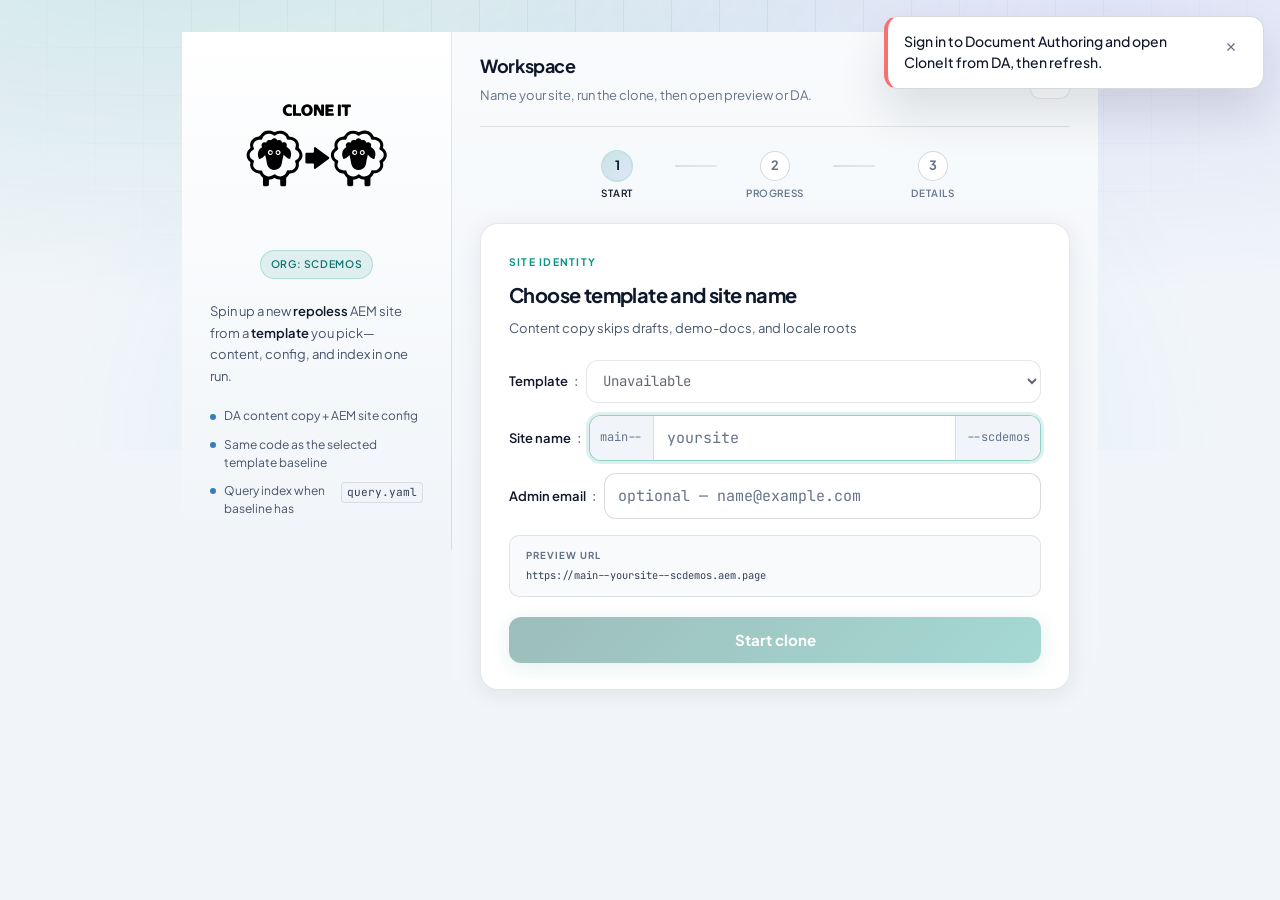
<file: tools/cloneit/cloneit.html>
<!DOCTYPE html>
<html lang="en">
  <head>
    <title>Clone IT</title>
    <meta name="viewport" content="width=device-width, initial-scale=1"/>
    <meta name="description" content="Clone a template site to create a new repoless AEM site with DA content">
    <meta name="theme-color" content="#f1f5f9"/>
    <base href="/tools/">
    <link rel="preconnect" href="https://fonts.googleapis.com"/>
    <link rel="preconnect" href="https://fonts.gstatic.com" crossorigin/>
    <link href="https://fonts.googleapis.com/css2?family=JetBrains+Mono:wght@400;500&family=Plus+Jakarta+Sans:wght@400;500;600;700;800&display=swap" rel="stylesheet"/>
    <link rel="stylesheet" href="/tools/cloneit/cloneit.css">
    <script src="/tools/cloneit/cloneit.js" type="module"></script>
  </head>
  <body class="cloneit-app">
    <div class="cloneit-bg" aria-hidden="true">
      <div class="cloneit-bg-grid"></div>
      <div class="cloneit-bg-glow"></div>
    </div>

    <a class="skip-link" href="#cloneit-main">Skip to main content</a>

    <div class="cloneit-shell">
      <aside class="cloneit-aside" aria-label="Product">
        <div class="cloneit-brand">
          <img
            class="cloneit-brand-logo"
            src="/tools/cloneit/icons/cloneit.svg"
            width="220"
            height="176"
            alt=""
          >
        </div>
        <div class="cloneit-aside-meta" aria-label="Target org">
          <span class="cloneit-pill">org: scdemos</span>
        </div>
        <p class="cloneit-aside-lede">Spin up a new <strong>repoless</strong> AEM site from a <strong>template</strong> you pick—content, config, and index in one run.</p>
        <ul class="cloneit-aside-facts">
          <li>
            <span class="cloneit-aside-dot" aria-hidden="true"></span>
            DA content copy + AEM site config
          </li>
          <li>
            <span class="cloneit-aside-dot" aria-hidden="true"></span>
            Same code as the selected template baseline
          </li>
          <li>
            <span class="cloneit-aside-dot" aria-hidden="true"></span>
            Query index when baseline has <code>query.yaml</code>
          </li>
        </ul>
      </aside>

      <div class="cloneit-work">
        <header class="cloneit-toolbar">
          <div class="cloneit-toolbar-titles">
            <h2 class="cloneit-toolbar-h">Workspace</h2>
            <p class="cloneit-toolbar-sub">Name your site, run the clone, then open preview or DA.</p>
          </div>
          <button class="help-btn" type="button" aria-label="Help" id="help-btn" title="Help">
            <img
              class="help-btn-icon"
              src="/tools/cloneit/icons/info.svg"
              width="20"
              height="20"
              alt=""
            >
          </button>
        </header>

        <main class="cloneit-canvas" id="cloneit-main" data-step="1">
          <nav class="cloneit-steps" id="cloneit-stepper" data-step="1" aria-label="Clone progress">
            <div class="cloneit-steps-rail" role="list">
              <div class="cloneit-steps-step" role="listitem" data-step-index="1">
                <span class="cloneit-steps-num" aria-hidden="true">1</span>
                <span class="cloneit-steps-text">Start</span>
              </div>
              <span class="cloneit-steps-line" aria-hidden="true"></span>
              <div class="cloneit-steps-step" role="listitem" data-step-index="2">
                <span class="cloneit-steps-num" aria-hidden="true">2</span>
                <span class="cloneit-steps-text">Progress</span>
              </div>
              <span class="cloneit-steps-line" aria-hidden="true"></span>
              <div class="cloneit-steps-step" role="listitem" data-step-index="3">
                <span class="cloneit-steps-num" aria-hidden="true">3</span>
                <span class="cloneit-steps-text">Details</span>
              </div>
            </div>
          </nav>

          <section class="surface-card" id="config-card">
            <div class="surface-card-head">
              <span class="surface-eyebrow">Site identity</span>
              <h2 class="card-title">Choose template and site name</h2>
              <p class="card-desc">
                Content copy skips drafts, demo-docs, and locale roots
              </p>
            </div>
            <div class="card-content">
              <div class="cloneit-config-inline">
                <div class="cloneit-config-field">
                  <label for="baseline-select" class="cloneit-config-label">Template</label>
                  <span class="cloneit-config-colon" aria-hidden="true">:</span>
                  <select id="baseline-select" class="cloneit-baseline-select" disabled>
                    <option value="">Loading templates…</option>
                  </select>
                </div>
                <div class="cloneit-config-field">
                  <label for="site-name-input" class="cloneit-config-label">Site name</label>
                  <span class="cloneit-config-colon" aria-hidden="true">:</span>
                  <div class="input-wrap cloneit-site-input-wrap">
                    <span class="input-affix" aria-hidden="true">main--</span>
                    <input
                      type="text"
                      id="site-name-input"
                      class="input-field"
                      placeholder="yoursite"
                      autocomplete="off"
                      maxlength="50"
                      pattern="[a-z0-9]+(?:-[a-z0-9]+)*"
                      aria-describedby="site-name-hint"
                    >
                    <span class="input-affix input-affix-end" aria-hidden="true">--scdemos</span>
                  </div>
                </div>
                <div class="cloneit-config-field">
                  <label for="admin-email-input" class="cloneit-config-label">Admin email</label>
                  <span class="cloneit-config-colon" aria-hidden="true">:</span>
                  <div class="input-wrap cloneit-site-input-wrap">
                    <input
                      type="email"
                      id="admin-email-input"
                      class="input-field"
                      placeholder="optional — name@example.com"
                      autocomplete="off"
                      maxlength="254"
                      aria-describedby="admin-email-hint"
                    >
                  </div>
                </div>
              </div>
              <p id="site-name-hint" class="cloneit-sr-only">Site slug: lowercase letters, numbers, hyphens only. Max 50 characters.</p>
              <p id="admin-email-hint" class="cloneit-sr-only">Optional. Enter an email to grant the admin role on the new site via the AEM Admin API. Sidekick authentication will be enforced for admin actions when set.</p>
              <div class="preview-panel">
                <span class="preview-panel-label">Preview URL</span>
                <p class="input-preview">
                  <code>https://main--<span id="site-preview">yoursite</span>--scdemos.aem.page</code>
                </p>
              </div>
              <button id="clone-btn" class="btn btn-primary" type="button" disabled aria-busy="false">
                <span class="btn-text">Start clone</span>
                <span class="btn-loading" style="display: none;">
                  <span class="spinner"></span>
                  <span>Cloning…</span>
                </span>
              </button>
            </div>
          </section>

          <section class="surface-card surface-card-progress progress-section" id="progress-container" style="display: none;">
            <div class="progress-card">
              <div class="progress-card-top">
                <div>
                  <span class="surface-eyebrow surface-eyebrow-pulse">In progress</span>
                  <p class="progress-status" id="progress-text">Starting…</p>
                </div>
                <div class="progress-meta">
                  <span class="progress-phase" id="progress-phase">Initializing</span>
                  <span class="progress-count" id="progress-count"></span>
                </div>
              </div>
              <div class="progress-bar-wrap">
                <div class="progress-fill" id="progress-fill"></div>
              </div>
              <div class="progress-files-wrap">
                <span class="progress-files-label">Activity</span>
                <div class="progress-files" id="progress-files" aria-live="polite" role="log"></div>
              </div>
            </div>
          </section>

          <section class="result-section" id="result-container" style="display: none;">
              <div class="surface-card surface-card-success" id="result-success">
                <div class="result-hero">
                  <div class="result-hero-icon" aria-hidden="true">
                    <svg class="icon result-icon" viewBox="0 0 24 24" fill="none" stroke="currentColor" stroke-width="2">
                      <path d="M22 11.08V12a10 10 0 1 1-5.93-9.14"/><polyline points="22 4 12 14.01 9 11.01"/>
                    </svg>
                  </div>
                  <div class="result-hero-text">
                    <h3 class="result-title">Site ready</h3>
                    <p class="result-sub">Your repoless site and DA folder are in place. Use the links below to continue.</p>
                  </div>
                </div>
                <div class="result-body">
                  <div class="result-details-panel">
                    <div class="result-details-panel-head">
                      <h4 class="result-details-panel-title">Site details</h4>
                      <button type="button" class="result-details-copy-btn" id="copy-details-btn" aria-label="Copy details">
                        <img
                          class="result-details-copy-btn-icon"
                          src="/tools/cloneit/icons/clipboard.svg"
                          width="20"
                          height="20"
                          alt=""
                        >
                      </button>
                    </div>
                    <ul id="result-summary-list" class="result-summary"></ul>

                    <div class="result-detail-links">
                      <a
                        id="result-site-link"
                        class="result-detail-link"
                        href="#"
                        target="_blank"
                        rel="noopener noreferrer"
                        aria-label="AEM preview — opens in a new tab"
                      >
                        <span class="result-detail-link-main">
                          <span class="result-detail-link-label">AEM preview</span>
                          <span class="result-detail-link-url" id="result-site-url"></span>
                        </span>
                        <span class="result-detail-link-open" aria-hidden="true">Open ↗</span>
                      </a>
                      <a
                        id="result-da-link"
                        class="result-detail-link"
                        href="#"
                        target="_blank"
                        rel="noopener noreferrer"
                        aria-label="Document Authoring — opens in a new tab"
                      >
                        <span class="result-detail-link-main">
                          <span class="result-detail-link-label">Document Authoring</span>
                          <span class="result-detail-link-url" id="result-da-url"></span>
                        </span>
                        <span class="result-detail-link-open" aria-hidden="true">Open ↗</span>
                      </a>
                      <a
                        id="result-github-link"
                        class="result-detail-link"
                        href="#"
                        target="_blank"
                        rel="noopener noreferrer"
                        aria-label="Code repository — opens in a new tab"
                      >
                        <span class="result-detail-link-main">
                          <span class="result-detail-link-label">Code repository</span>
                          <span class="result-detail-link-url" id="result-github-url"></span>
                        </span>
                        <span class="result-detail-link-open" aria-hidden="true">Open ↗</span>
                      </a>
                    </div>

                    <div class="bulk-actions" id="bulk-actions">
                      <div class="bulk-actions-head">
                        <p class="bulk-actions-label">Next step</p>
                        <p class="bulk-hint"></p>
                      </div>
                      <div class="bulk-buttons">
                        <button id="bulk-btn" class="btn btn-secondary btn-bulk" type="button" disabled>
                          <svg class="btn-ic" viewBox="0 0 24 24" fill="none" stroke="currentColor" stroke-width="2" aria-hidden="true">
                            <rect x="9" y="9" width="13" height="13" rx="2"/><path d="M5 15H4a2 2 0 0 1-2-2V4a2 2 0 0 1 2-2h9a2 2 0 0 1 2 2v1"/>
                          </svg>
                          <span class="btn-text">Bulk Preview / Publish</span>
                        </button>
                      </div>
                    </div>
                  </div>
                </div>
              </div>

              <div class="surface-card surface-card-danger" id="result-error" style="display: none;">
                <div class="result-hero result-hero-error">
                  <div class="result-hero-icon" aria-hidden="true">
                    <svg class="icon result-icon" viewBox="0 0 24 24" fill="none" stroke="currentColor" stroke-width="2">
                      <circle cx="12" cy="12" r="10"/><line x1="15" y1="9" x2="9" y2="15"/><line x1="9" y1="9" x2="15" y2="15"/>
                    </svg>
                  </div>
                  <div class="result-hero-text">
                    <h3 class="result-title">Clone failed</h3>
                    <p class="result-sub">Fix the issue below and try again.</p>
                  </div>
                </div>
                <div class="result-body">
                  <div class="error-panel">
                    <p id="result-error-message"></p>
                  </div>
                </div>
              </div>
          </section>
        </main>
      </div>
    </div>

    <div id="bulk-modal" class="modal-overlay hidden" role="dialog" aria-modal="true" aria-labelledby="bulk-modal-title">
      <div class="modal-panel modal-panel-sm">
        <div class="modal-content modal-sm">
          <div class="modal-header">
            <h2 id="bulk-modal-title">URLs copied</h2>
            <button class="modal-close" type="button" aria-label="Close">
              <svg class="icon" viewBox="0 0 24 24" fill="none" stroke="currentColor" stroke-width="2">
                <line x1="18" y1="6" x2="6" y2="18"/><line x1="6" y1="6" x2="18" y2="18"/>
              </svg>
            </button>
          </div>
          <div class="modal-body">
            <p id="bulk-modal-message">URLs have been copied to your clipboard.</p>
            <p class="modal-lede">Paste them in the <strong>DA Bulk App</strong> to preview or publish.</p>
            <a href="https://da.live/apps/bulk" target="_blank" rel="noopener noreferrer" class="btn btn-primary modal-cta">Open DA Bulk app</a>
          </div>
        </div>
      </div>
    </div>

    <div id="help-modal" class="modal-overlay hidden" role="dialog" aria-modal="true" aria-labelledby="help-modal-title">
      <div class="modal-panel">
        <div class="modal-content">
          <div class="modal-header">
            <h2 id="help-modal-title">How CloneIt works</h2>
            <button class="modal-close" type="button" aria-label="Close">
              <svg class="icon" viewBox="0 0 24 24" fill="none" stroke="currentColor" stroke-width="2">
                <line x1="18" y1="6" x2="6" y2="18"/><line x1="6" y1="6" x2="18" y2="18"/>
              </svg>
            </button>
          </div>
          <div class="modal-body modal-body-help">
            <div class="help-section">
              <h3>What does CloneIt do?</h3>
              <p>CloneIt creates a new repoless AEM site by:</p>
              <ol>
                <li><strong>Creating the AEM site config</strong> – Copies the template site configuration and points it to a new content source</li>
                <li><strong>Creating the DA content repo</strong> – Creates a new folder in Document Authoring (DA) for your site's content</li>
              </ol>
            </div>
            <div class="help-section">
              <h3>Site naming</h3>
              <p>Use lowercase letters, numbers, and hyphens only (e.g. <code>my-site</code>, <code>project-2024</code>).</p>
            </div>
            <div class="help-section">
              <h3>After cloning</h3>
              <p>Your new site shares the same codebase as the template. Add content in DA and preview/publish to see it live.</p>
            </div>
            <div class="help-section">
              <h3>Bulk Preview / Publish</h3>
              <p>After a successful clone, use <strong>Bulk Preview/Publish</strong>. URLs are copied to your clipboard and a modal guides you to the <a href="https://da.live/apps/bulk" target="_blank" rel="noopener noreferrer">DA Bulk app</a>, where you paste and run preview or publish.</p>
            </div>
          </div>
        </div>
      </div>
    </div>

    <div class="toast-container">
      <div class="toast hidden" id="toast">
        <div class="toast-content">
          <span class="toast-message"></span>
          <button class="toast-close" type="button" aria-label="Close">
            <svg class="icon icon-sm" viewBox="0 0 24 24" fill="none" stroke="currentColor" stroke-width="2">
              <line x1="18" y1="6" x2="6" y2="18"/><line x1="6" y1="6" x2="18" y2="18"/>
            </svg>
          </button>
        </div>
      </div>
    </div>
  </body>
</html>
</file>
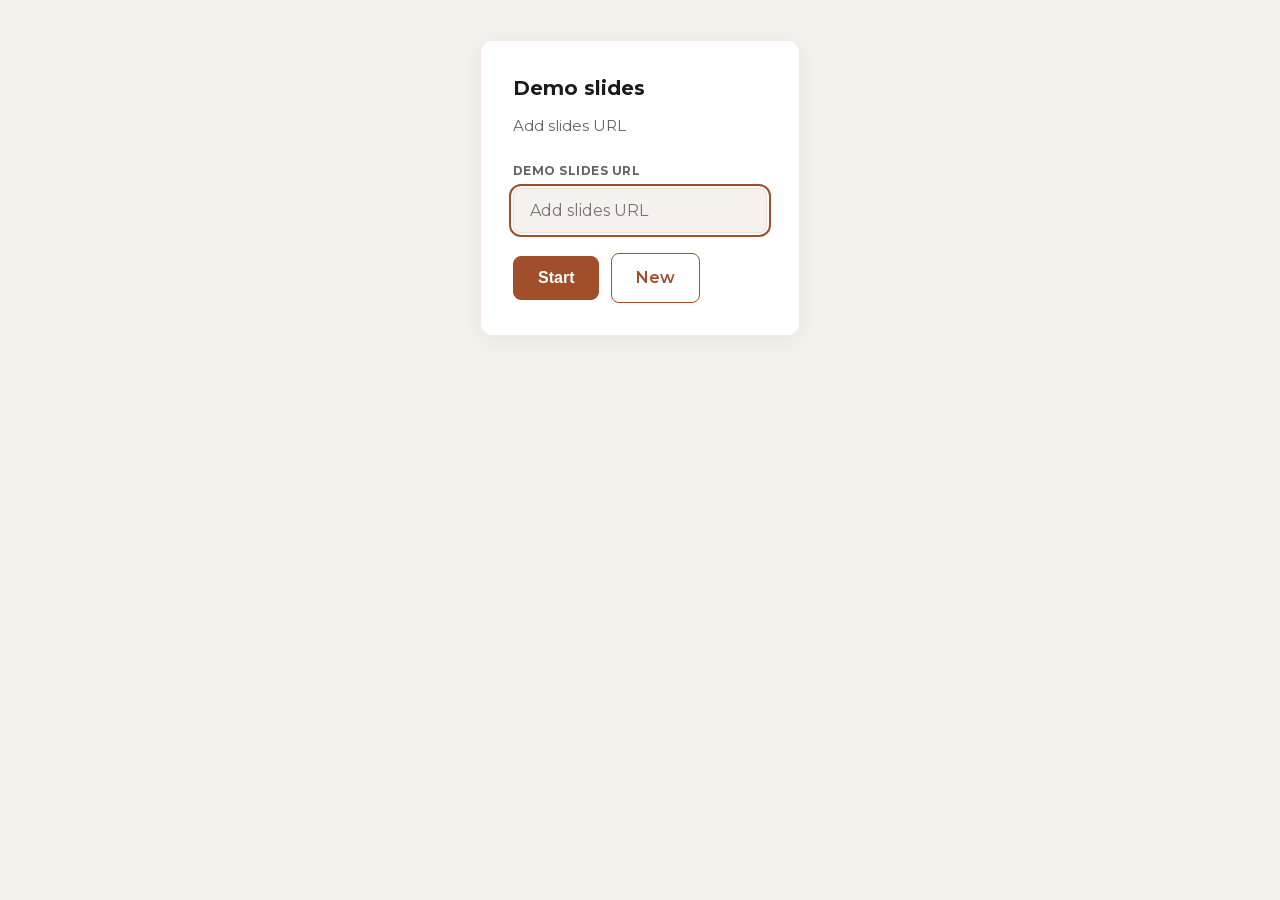
<file: tools/demo/demo.html>
<!DOCTYPE html>
<html lang="en">
  <head>
    <meta charset="UTF-8">
    <meta name="viewport" content="width=device-width, initial-scale=1.0">
    <title>Demo for SC Team</title>
    <meta
      name="description"
      content="Presenter walkthrough for Edge Delivery & Document Authoring demo — share on screen and walk through the story."
    >
    <link rel="stylesheet" href="/styles/fonts.css">
    <link rel="stylesheet" href="/tools/demo/demo.css">
    <script type="module" src="/tools/demo/demo.js"></script>
  </head>
  <body>
    <div id="app"></div>
  </body>
</html>
</file>
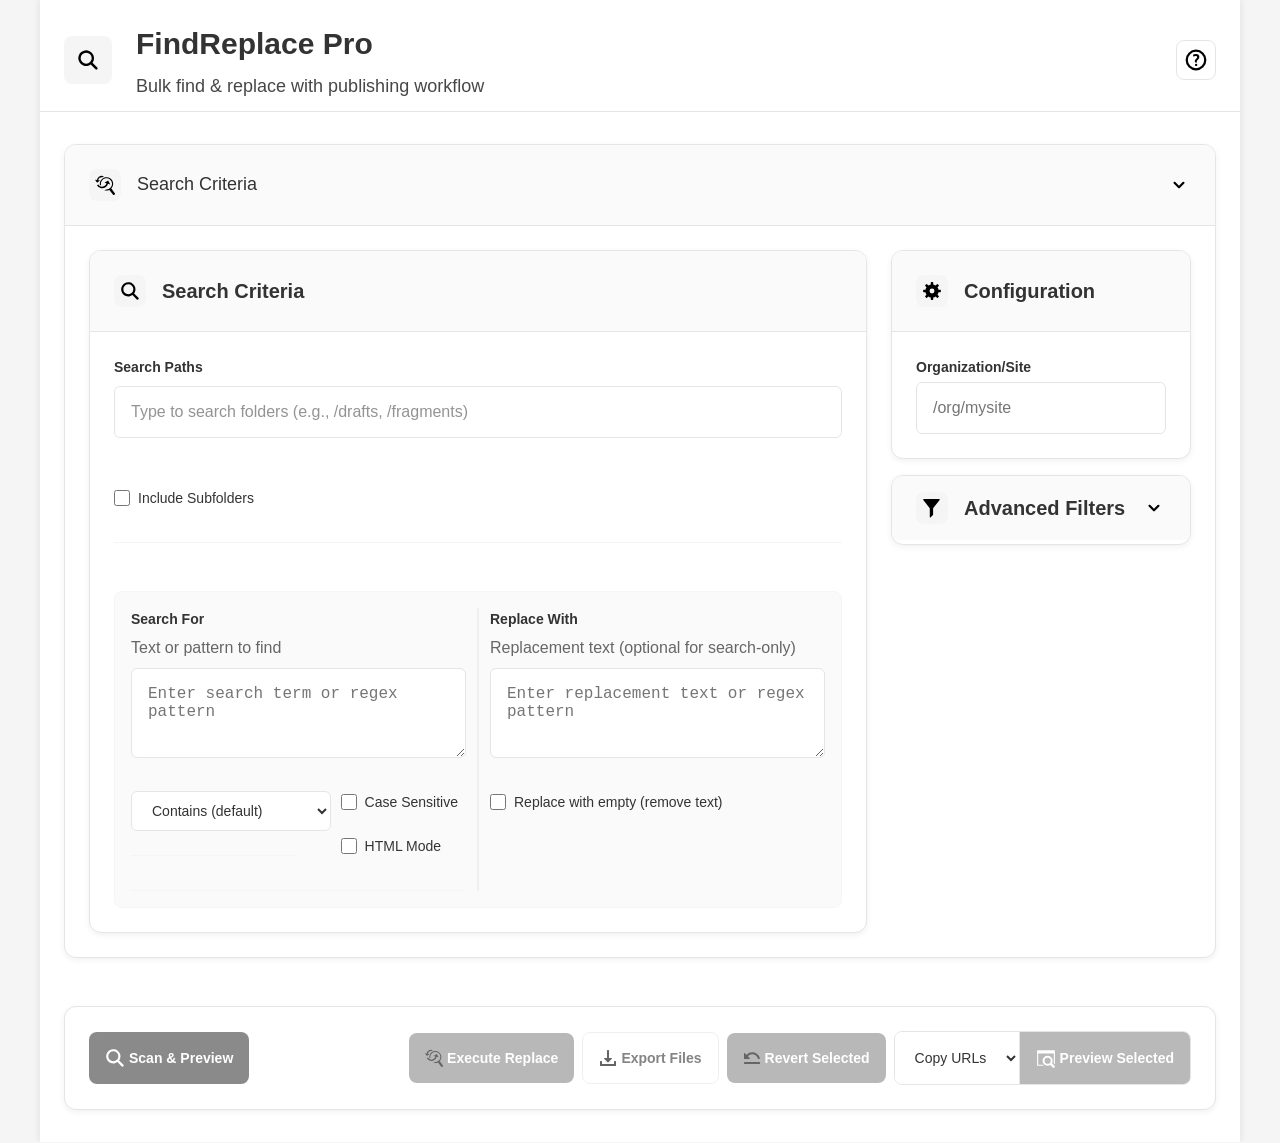
<file: tools/search/search.html>
<!DOCTYPE html>
<html lang="en">
  <head>
    <title>FindReplace Pro</title>
    <meta name="viewport" content="width=device-width, initial-scale=1"/>
    <meta name="description" content="Bulk find & replace tool with publishing workflow for content teams and authors">
    <base href="/tools/">
    <link rel="stylesheet" href="/tools/search/search.css">
    <!-- Import DA App SDK -->
    <script src="https://da.live/nx/utils/sdk.js" type="module"></script>
    <!-- Project App Logic -->
    <script src="/tools/search/search.js" type="module"></script>
  </head>
  <body>
    <div class="app-container">
      <header class="app-header">
        <div class="header-content">
          <div class="header-main">
            <div class="app-icon">
              <img src="./search/icons/search.svg" alt="Search" class="icon">
            </div>
            <div class="header-text">
              <h1>FindReplace Pro</h1>
              <p class="subtitle">Bulk find & replace with publishing workflow</p>
            </div>
          </div>
          <div class="header-actions">
            <button class="help-btn" type="button" aria-label="Help & Documentation">
              <img src="./search/icons/help.svg" alt="Help" class="icon">
            </button>
          </div>
        </div>
      </header>

      <main class="app-main">
        <!-- Configuration Accordion -->
        <div class="config-accordion accordion-card expanded" id="config-accordion">
          <div class="config-accordion-header accordion-header" data-accordion-target="config-content">
            <div class="accordion-header-content">
              <div class="card-icon">
                <img src="./search/icons/replace.svg" alt="Config" class="icon">
              </div>
              <h2>Search Criteria</h2>
            </div>
            <div class="accordion-toggle">
              <img src="./search/icons/chevron-down.svg" alt="Toggle" class="icon accordion-icon">
            </div>
          </div>
          
          <div class="accordion-content" id="config-content">
            <div class="config-container">
          <!-- Main Configuration -->
          <div class="main-config-section">
          <!-- Search Configuration Card -->
          <div class="config-card">
            <div class="card-header">
              <div class="card-icon">
                <img src="./search/icons/search.svg" alt="Search Criteria" class="icon">
              </div>
              <h2>Search Criteria</h2>
            </div>
            
            <div class="card-content">
              
              <!-- Search Paths -->
              <div class="input-group">
                <label for="search-path-input" class="input-label">
                  <span class="label-text">Search Paths</span>
                </label>
                <div class="multi-path-container">
                  <input type="text" id="search-path-input" class="input-field path-input" placeholder="Type to search folders (e.g., /drafts, /fragments)">
                  <div id="search-paths-loader" class="search-paths-loader" style="display: none;">
                    <div class="loader-content">
                      <img src="./search/icons/loading.svg" alt="Loading" class="icon icon-sm loader-icon">
                      <span class="loader-text">Loading folder structure...</span>
                    </div>
                  </div>
                  <div id="search-paths-message" class="search-paths-message" style="display: none;">
                    <span class="message-text">Enter org and site first to browse folders</span>
                  </div>
                  <div class="path-tags" id="path-tags">
                    <!-- Path tags will be added here -->
                  </div>
                </div>
                <div class="checkbox-option">
                  <label class="checkbox-item">
                    <input type="checkbox" id="include-subfolders">
                    <span class="checkbox-label">Include Subfolders</span>
                  </label>
                </div>
              </div>

              <!-- Search & Replace Row -->
              <div class="input-row search-replace-row">
                <div class="input-group">
                  <label for="search-term" class="input-label">
                    <span class="label-text">Search For</span>
                    <span class="label-hint">Text or pattern to find</span>
                  </label>
                  <textarea id="search-term" class="textarea-field" placeholder="Enter search term or regex pattern" rows="3"></textarea>
                  <div class="input-row">
                    <div class="input-group">
                      <select id="search-type" class="select-field">
                        <option value="contains">Contains (default)</option>
                        <option value="exact">Exact Match</option>
                        <option value="regex">Regular Expression</option>
                      </select>
                    </div>
                    
                    <div class="checkbox-group">
                      <div class="checkbox-option">
                        <label class="checkbox-item">
                          <input type="checkbox" id="case-sensitive">
                          <span class="checkbox-label">Case Sensitive</span>
                        </label>
                      </div>
                      
                      <div class="checkbox-option">
                        <label class="checkbox-item">
                          <input type="checkbox" id="html-mode">
                          <span class="checkbox-label">HTML Mode</span>
                        </label>
                      </div>
                    </div>
                  </div>
                  <div id="search-term-help" class="input-help" style="display: none;">
                    <strong>Optional:</strong> Enter text to find within elements, or leave empty to find all pages containing the selected elements
                  </div>
                  <div id="html-mode-help" class="input-help" style="display: none;">
                    <strong>HTML Mode:</strong> Search and replace entire HTML blocks with normalized formatting.
                    <br><strong>Examples:</strong>
                    <br>• Find: <code>&lt;div class="hero"&gt;&lt;/div&gt;</code>
                    <br>• Replace: <code>&lt;div class="banner"&gt;&lt;/div&gt;</code>
                    <br>• Remove blocks by leaving replacement empty
                  </div>
                </div>

                <div class="input-group">
                  <label for="replace-term" class="input-label">
                    <span class="label-text">Replace With</span>
                    <span class="label-hint">Replacement text (optional for search-only)</span>
                  </label>
                  <textarea id="replace-term" class="textarea-field" placeholder="Enter replacement text or regex pattern" rows="3"></textarea>
                  <div class="checkbox-option">
                    <label class="checkbox-item">
                      <input type="checkbox" id="replace-empty">
                      <span class="checkbox-label">Replace with empty (remove text)</span>
                    </label>
                  </div>
                </div>
              </div>
            </div>
          </div>
          </div>

          <!-- Sidebar -->
          <div class="filters-sidebar">
          
          <!-- Configuration Card -->
          <div class="config-card">
            <div class="card-header">
              <div class="card-icon">
                <img src="./search/icons/settings.svg" alt="Configuration" class="icon">
              </div>
              <h2>Configuration</h2>
            </div>
            
            <div class="card-content">
              <div class="input-group">
                <label for="org-site-path" class="input-label">
                  <span class="label-text">Organization/Site</span>
                </label>
                <input type="text" id="org-site-path" class="input-field" placeholder="/org/mysite" value="">
              </div>
            </div>
          </div>
          
          <!-- Advanced Filters Accordion -->
          <div class="config-card accordion-card">
            <div class="card-header accordion-header" data-accordion-target="file-filters">
              <div class="card-icon">
                <img src="./search/icons/filter.svg" alt="Advanced Filters" class="icon">
              </div>
              <div class="header-text">
                <h2>Advanced Filters</h2>
              </div>
              <div class="accordion-toggle">
                <img src="./search/icons/chevron-down.svg" alt="Toggle" class="icon accordion-icon">
              </div>
            </div>
            
            <div class="card-content accordion-content" id="file-filters" style="display: none;">
              <div class="input-group">
                <label for="target-type" class="input-label">
                  <span class="label-text">Target Content</span>
                </label>
                <select id="target-type" class="select-field">
                  <option value="all">All Content</option>
                  <option value="page-metadata">Page Metadata Only</option>
                  <option value="section-metadata">Section Metadata Only</option>
                  <option value="blocks">Block Content Only</option>
                  <option value="main-content">Main Content Only</option>
                  <option value="custom">Custom Selector</option>
                </select>
              </div>

              <div class="input-group custom-selector" style="display: none;">
                <label for="custom-selector" class="input-label">
                  <span class="label-text">CSS Selector</span>
                  <span class="label-hint">Target specific elements</span>
                </label>
                <input type="text" id="custom-selector" class="input-field" placeholder=".hero, .cards h3">
                <div class="input-help">
                  <strong>Examples:</strong> 
                  <code>.hero</code> (hero blocks), 
                  <code>.cards h3</code> (card titles), 
                  <code>main p</code> (paragraphs)
                </div>
              </div>

              <div class="input-group">
                <label for="exclude-paths" class="input-label">
                  <span class="label-text">Exclude Paths</span>
                </label>
                <input type="text" id="exclude-paths" class="input-field" placeholder="/drafts, /archive">
              </div>

              <div class="input-group">
                <div class="checkbox-option">
                  <label class="checkbox-item">
                    <input type="checkbox" id="exclude-urls">
                    <span class="checkbox-label">Exclude URLs from search</span>
                  </label>
                </div>
              </div>

              <div class="input-group">
                <div class="checkbox-option">
                  <label class="checkbox-item">
                    <input type="checkbox" id="find-blank-pages">
                    <span class="checkbox-label">Find empty pages (no source content)</span>
                  </label>
                </div>
              </div>
              <div class="input-group">
                <div class="checkbox-option">
                  <label class="checkbox-item">
                    <input type="checkbox" id="find-json-files">
                    <span class="checkbox-label">Find JSON files</span>
                  </label>
                </div>
              </div>
              <div class="input-group">
                <label for="modified-since" class="input-label">
                  <span class="label-text">Modified Since</span>
                </label>
                <input type="date" id="modified-since" class="input-field">
              </div>
            </div>
          </div>
          </div>
            </div>
          </div>
        </div>

        <!-- Action Bar -->
        <div class="action-bar">
          <div class="primary-actions">
            <button id="scan-btn" class="btn btn-primary">
              <img src="./search/icons/search.svg" alt="Scan" class="icon">
              <span>Scan & Preview</span>
            </button>
          </div>
          
          <div class="secondary-actions">
            <button id="execute-btn" class="btn btn-secondary" disabled>
              <img src="./search/icons/replace.svg" alt="Execute" class="icon">
              <span>Execute Replace</span>
            </button>
            
            <button id="export-btn" class="btn btn-outline" disabled>
              <img src="./search/icons/download.svg" alt="Export" class="icon">
              <span id="export-btn-text">Export Files</span>
            </button>
            
            <button id="revert-btn" class="btn btn-warning" disabled>
              <img src="./search/icons/revert.svg" alt="Revert" class="icon">
              <span id="revert-btn-text">Revert Selected</span>
            </button>
            
            <div class="bulk-operations">
              <select id="bulk-operation-type" class="operation-select">
                <option value="copy-urls">Copy URLs</option>
                <option value="preview">Preview</option>
                <option value="publish">Publish</option>
                <option value="unpublish">Unpublish</option>
              </select>
              <button id="bulk-publish-btn" class="btn btn-success" disabled>
                <img src="./search/icons/preview.svg" alt="Bulk Operation" class="icon">
                <span id="bulk-btn-text">Preview Selected</span>
              </button>
            </div>
          </div>
        </div>

        <!-- Progress Indicator -->
        <div class="progress-container" style="display: none;">
          <div class="progress-card">
            <div class="progress-content">
              <div class="progress-icon">
                <img src="./search/icons/loading.svg" alt="Progress" class="icon">
              </div>
              <div class="progress-info">
                <div class="progress-text">Scanning files...</div>
                <div class="progress-bar">
                  <div class="progress-fill"></div>
                </div>
              </div>
            </div>
          </div>
        </div>

        <!-- Results Section -->
        <div class="results-container accordion-card" style="display: none;">
          <div class="card-header accordion-header" data-accordion-target="search-results">
            <div class="card-icon">
              <img src="./search/icons/check.svg" alt="Search Results" class="icon">
            </div>
            <div class="header-text">
              <h2>Search Results</h2>
              <div class="results-summary">
                <div class="summary-item">
                  <span class="summary-number" id="files-scanned">0</span>
                  <span class="summary-label">Files Scanned</span>
                </div>
                <div class="summary-item">
                  <span class="summary-number" id="matches-found">0</span>
                  <span class="summary-label">Matches Found</span>
                </div>
                <div class="summary-item">
                  <span class="summary-number" id="files-affected">0</span>
                  <span class="summary-label">Files Affected</span>
                </div>
              </div>
            </div>
            <div class="accordion-toggle">
              <img src="./search/icons/chevron-down.svg" alt="Toggle Results" class="icon accordion-icon">
            </div>
          </div>
          
          <div class="card-content accordion-content" id="search-results" style="display: none;">
            <div class="results-controls">
              <div class="selection-controls">
                <button id="toggle-all" class="btn btn-sm btn-outline">Select All</button>
                <button id="clear-selection" class="btn btn-sm btn-outline">Clear Selection</button>
                <button id="expand-all" class="btn btn-sm btn-outline">Expand All</button>
                <button id="collapse-all" class="btn btn-sm btn-outline">Collapse All</button>
              </div>
              <div class="filter-controls">
                <div class="search-input">
                  <img src="./search/icons/search.svg" alt="Search" class="icon search-icon">
                  <input type="text" id="filter-results" placeholder="Filter by file path or content..." class="filter-input">
                </div>
              </div>
            </div>
            
            <div class="results-content">
              <div class="results-list" id="results-list">
                <!-- Results will be populated here -->
              </div>
              
              <!-- Pagination Controls -->
              <div class="pagination-container" id="pagination-container" style="display: none;">
                <div class="pagination-info">
                  <span id="pagination-info-text">Showing 1-10 of 25 results</span>
                </div>
                <div class="pagination-controls">
                  <button id="prev-page" class="pagination-btn" disabled>
                    <img src="./search/icons/chevron-left.svg" alt="Previous" class="icon icon-sm">
                    Previous
                  </button>
                  
                  <div class="page-numbers" id="page-numbers">
                    <!-- Page numbers will be populated here -->
                  </div>
                  
                  <button id="next-page" class="pagination-btn">
                    Next
                    <img src="./search/icons/chevron-right.svg" alt="Next" class="icon icon-sm">
                  </button>
                </div>
              </div>
            </div>
          </div>
        </div>

        <!-- Help Modal -->
        <div id="help-modal" class="modal-overlay hidden">
          <div class="modal-content">
            <div class="modal-header">
              <h2>FindReplace Pro Help</h2>
              <button class="modal-close" aria-label="Close help">
                <img src="./search/icons/close.svg" alt="Close" class="icon">
              </button>
            </div>
            
            <div class="modal-body">
              <div class="help-section">
                <h3>What is FindReplace Pro?</h3>
                <p>Bulk find & replace tool with publishing workflow. Search your site content and publish changes.</p>
              </div>

              <div class="help-section">
                <h3>Key Features</h3>
                <ul class="help-list">
                  <li><strong>Advanced Search</strong> - Text, regex, and HTML mode with case sensitivity</li>
                  <li><strong>Multi-Path Support</strong> - Tag-based directory selection with autocomplete</li>
                  <li><strong>Element Discovery</strong> - Find pages containing specific CSS selectors</li>
                  <li><strong>Granular Selection</strong> - Select individual matches within files</li>
                  <li><strong>HTML Mode</strong> - Search and replace entire HTML blocks</li>
                  <li><strong>Automatic Versioning</strong> - Creates backup versions before any content changes</li>
                  <li><strong>Version Revert</strong> - Restore files to their most recent saved versions</li>
                  <li><strong>Bulk Operations</strong> - Replace content and publish with progress tracking</li>
                  <li><strong>Smart Filtering</strong> - Filter results by path, exclude URLs and paths</li>
                  <li><strong>Export & Publishing</strong> - Download files or preview/publish/unpublish</li>
                </ul>
              </div>

              <div class="help-section">
                <h3>How to Use</h3>
                <div class="help-steps">
                  <div class="help-step">
                    <span class="step-number">1</span>
                    <div class="step-content">
                      <strong>Configure</strong>
                      <p>Set org/site, select search paths, and configure advanced filters as needed.</p>
                    </div>
                  </div>
                  <div class="help-step">
                    <span class="step-number">2</span>
                    <div class="step-content">
                      <strong>Search</strong>
                      <p>Enter search term, choose search type (text/regex/HTML mode), and click "Scan & Preview" to find matches.</p>
                    </div>
                  </div>
                  <div class="help-step">
                    <span class="step-number">3</span>
                    <div class="step-content">
                      <strong>Select & Execute</strong>
                      <p>Select files/matches, enter replacement text, and use "Execute Replace", publishing operations, or "Revert Selected" to restore files. Backup versions are automatically created before any changes.</p>
                    </div>
                  </div>
                </div>
              </div>
            </div>
          </div>
        </div>

        <!-- Toast Messages -->
        <div class="toast-container">
          <div class="toast hidden" id="toast">
            <div class="toast-content">
              <div class="toast-icon">
                <img src="./search/icons/check.svg" alt="Success" class="icon">
              </div>
              <div class="toast-message"></div>
              <button class="toast-close" aria-label="Close notification">
                <img src="./search/icons/close.svg" alt="Close" class="icon icon-sm">
              </button>
            </div>
          </div>
        </div>
      </main>
    </div>
  </body>
</html>
</file>
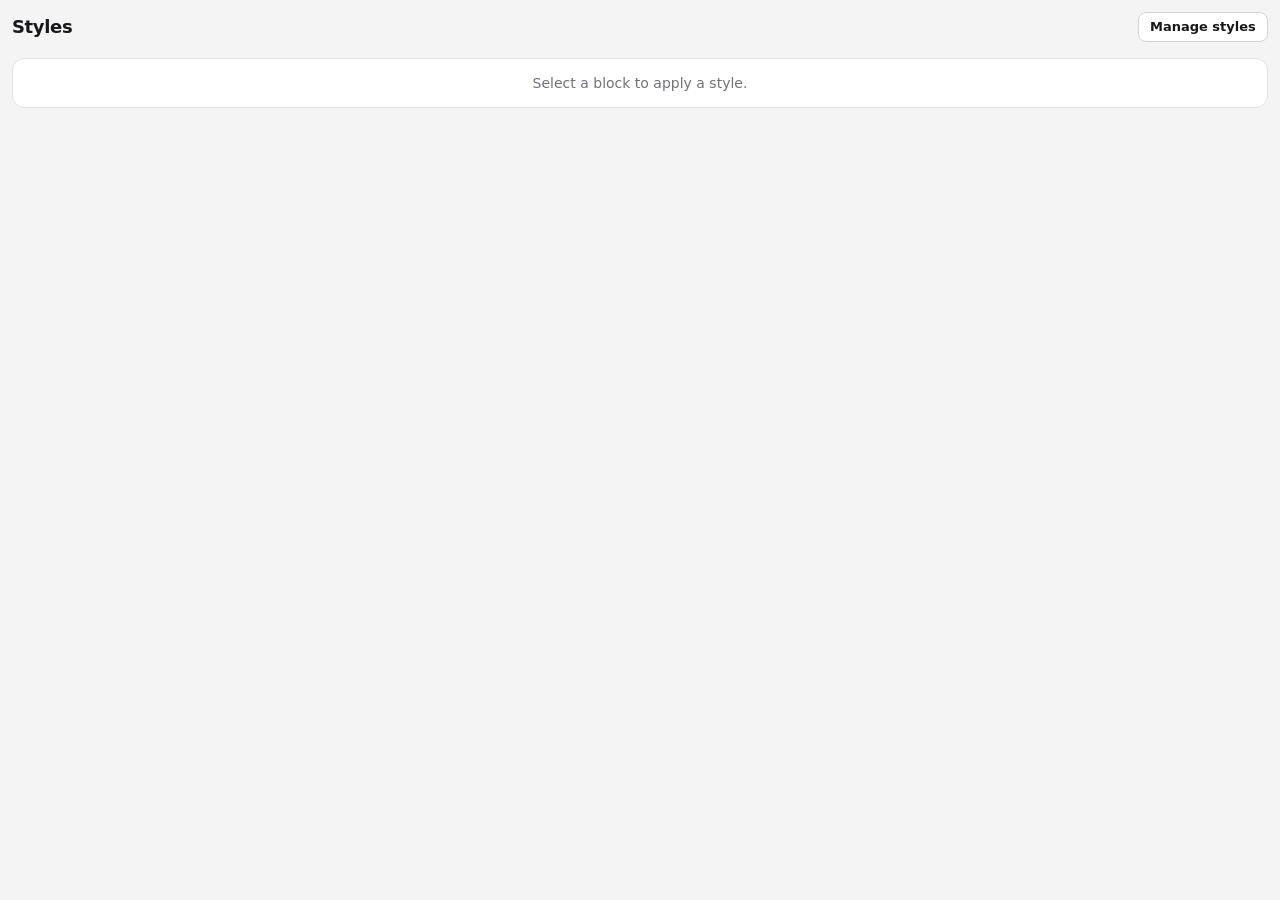
<file: tools/style-switcher/style-switcher.html>
<!DOCTYPE html>
<html lang="en">
  <head>
    <title>Style Switcher</title>
    <meta name="viewport" content="width=device-width, initial-scale=1">
    <link rel="icon" href="data:,">
    <link rel="stylesheet" href="/tools/style-switcher/style-switcher.css">
    <script src="https://da.live/nx/utils/sdk.js" type="module"></script>
    <script src="/tools/style-switcher/style-switcher.js" type="module"></script>
  </head>
  <body>
    <main data-style-picker>
      <div class="sheet-toolbar">
        <h1>Styles</h1>
        <div class="toolbar-actions">
          <button type="button" class="mode-btn" data-mode-btn aria-pressed="false">Manage styles</button>
          <button type="button" class="add-btn" data-add-btn hidden>Add style</button>
          <button type="button" class="save-btn" data-save-btn hidden disabled>Save</button>
        </div>
      </div>

      <p class="empty-state" data-empty-state hidden>No styles found.</p>
      <p class="target-hint" data-target-hint>Select a block to apply a style.</p>
      <p class="error-state" data-error-state hidden></p>

      <div class="preview-list" data-preview-list></div>

      <section class="property-sheet" data-property-sheet hidden>
        <div class="sheet-toolbar">
          <button type="button" class="mode-btn" data-sheet-back>Back</button>
          <h2 data-sheet-title>Edit style</h2>
        </div>
        <div data-sheet-preview></div>
        <div class="property-fields" data-sheet-fields></div>
      </section>
    </main>
  </body>
</html>
</file>
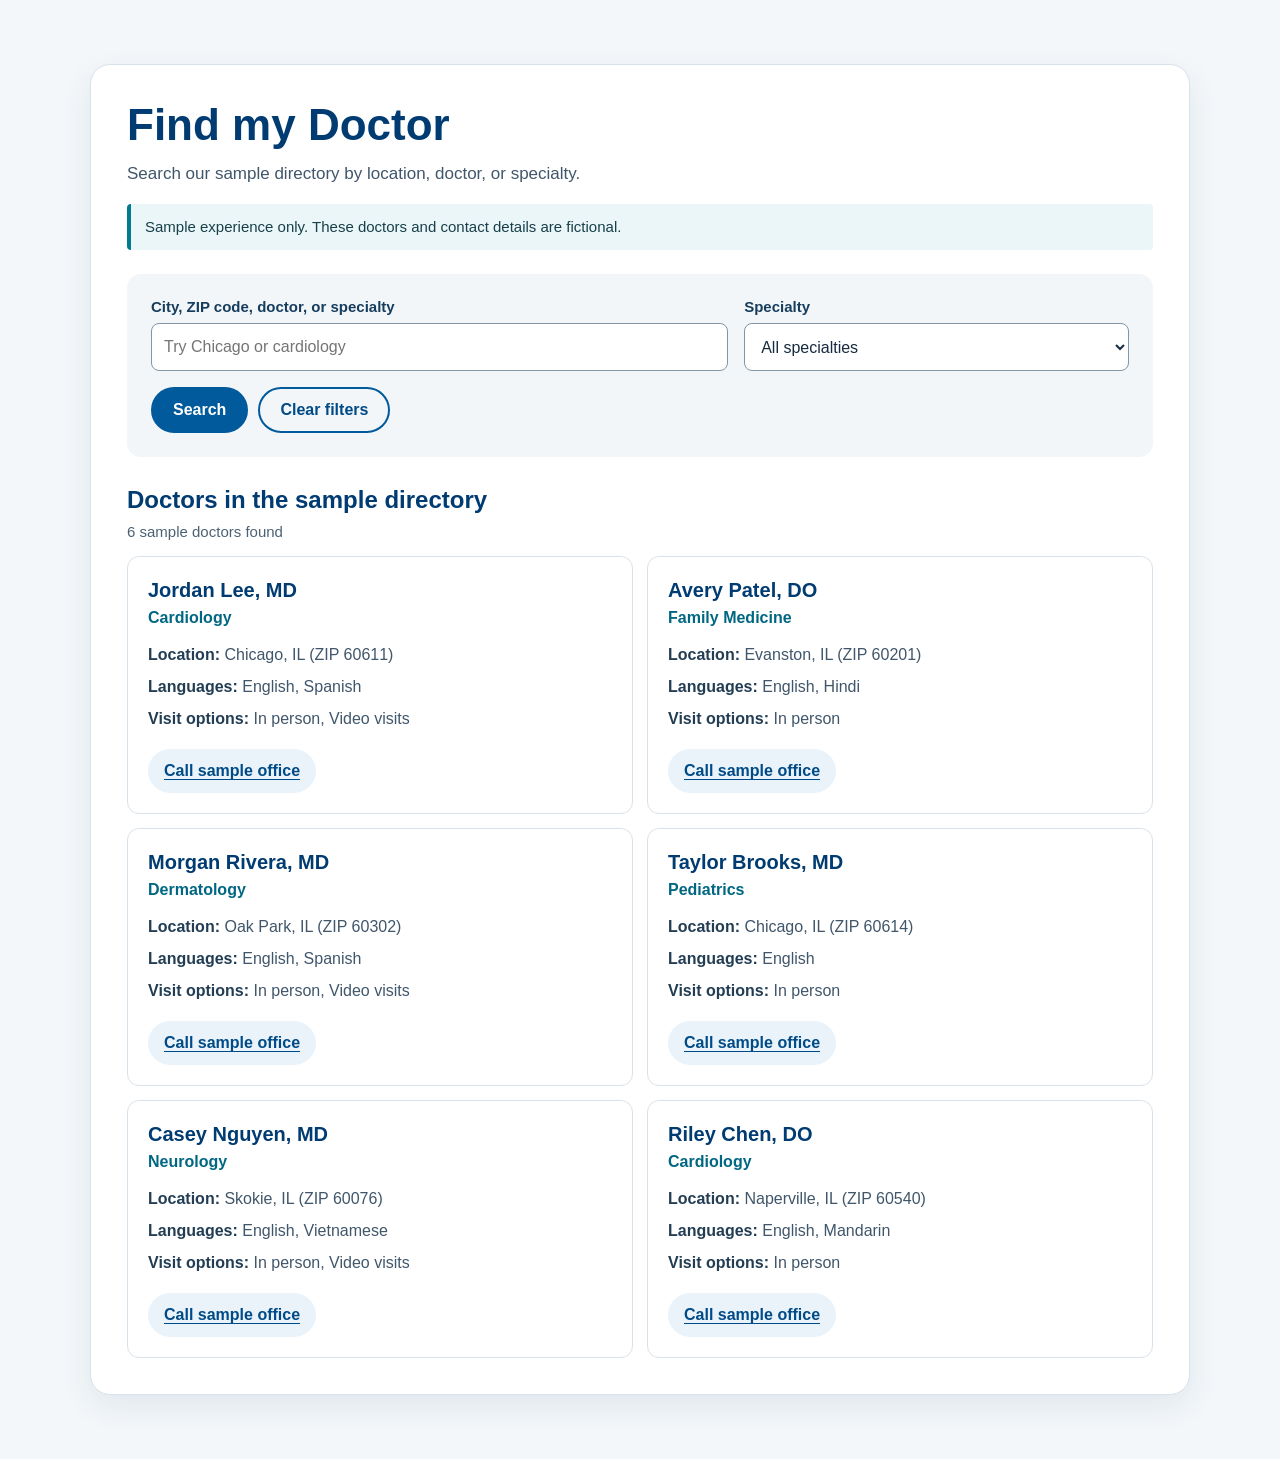
<file: widgets/find-my-doctor/find-my-doctor.html>
<!doctype html>
<html lang="en">
  <head>
    <meta charset="utf-8">
    <meta name="viewport" content="width=device-width, initial-scale=1">
    <meta name="description" content="Find a fictional sample doctor by location or specialty.">
    <title>Find my Doctor | Sample Widget</title>
    <link rel="stylesheet" href="./find-my-doctor.css">
    <script type="module" src="./find-my-doctor.js"></script>
  </head>
  <body>
    <main>
      <div class="find-my-doctor-widget" id="find-my-doctor"></div>
    </main>
  </body>
</html>
</file>
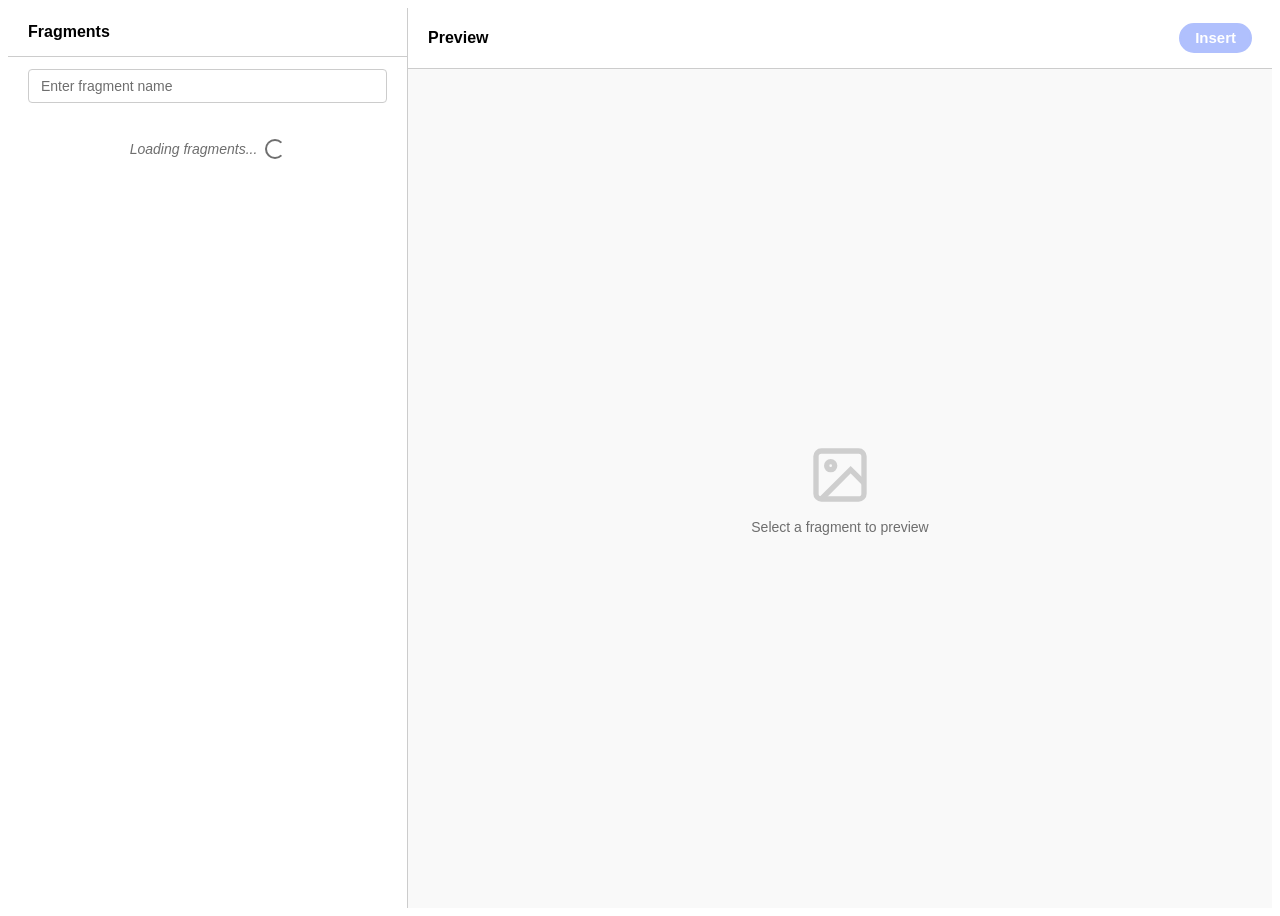
<file: tools/plugins/fragments/fragments.html>
<!DOCTYPE html>
<html lang="en">
<head>
  <meta charset="UTF-8">
  <title>Fragments Tool</title>
  <link rel="stylesheet" href="fragments.css">
</head>
<body>
  <div class="fragments-container">
    <!-- Left Panel: Fragment Tree -->
    <div class="fragments-panel">
      <div class="panel-header">
        <h2 class="panel-title">Fragments</h2>
      </div>

      <input type="search"
             class="fragment-search"
             placeholder="Enter fragment name"
             role="searchbox"
             aria-label="Search fragments">

      <div class="message-wrapper hidden">
        <div class="feedback-message"></div>
      </div>

      <div class="fragments-list" role="list">
        <div class="loading-state">Loading fragments...</div>
      </div>
    </div>

    <!-- Right Panel: Preview -->
    <div class="preview-panel">
      <div class="panel-header preview-header">
        <h2 class="panel-title">Preview</h2>
        <div class="preview-actions">
          <button class="action-btn insert-btn" type="button" disabled aria-label="Insert selected fragment">Insert</button>
        </div>
      </div>

      <div class="preview-panel-content">
        <div class="preview-placeholder">
          <svg class="preview-placeholder-icon" viewBox="0 0 24 24" fill="none" stroke="currentColor" stroke-width="2">
            <rect x="3" y="3" width="18" height="18" rx="2" ry="2"></rect>
            <circle cx="8.5" cy="8.5" r="1.5"></circle>
            <polyline points="21 15 16 10 5 21"></polyline>
          </svg>
          <p>Select a fragment to preview</p>
        </div>
        <iframe class="preview-iframe hidden" allow="clipboard-write *"></iframe>
      </div>
    </div>
  </div>

  <script type="module" src="fragments.js"></script>
</body>
</html>
</file>
<file: tools/cloneit/cloneit.css>
/* CloneIt — dashboard UI */

:root {
  --bg-deep: #f1f5f9;
  --bg-panel: #fff;
  --bg-elevated: #fff;
  --bg-card: #fff;
  --bg-input: #fff;
  --border: rgb(15 23 42 / 10%);
  --border-strong: rgb(15 23 42 / 16%);
  --text: #0f172a;
  --text-muted: #475569;
  --text-dim: #64748b;
  --accent: #0d9488;
  --accent-dim: rgb(13 148 136 / 12%);
  --violet: #6366f1;
  --cta-from: #0f766e;
  --cta-to: #14b8a6;
  --success: #059669;
  --danger: #e11d48;
  --radius: 14px;
  --radius-lg: 18px;
  --font: 'Plus Jakarta Sans', system-ui, sans-serif;
  --mono: 'JetBrains Mono', ui-monospace, monospace;
  --shadow: 0 4px 24px rgb(15 23 42 / 8%);
  --shadow-lg: 0 24px 48px rgb(15 23 42 / 12%);
  --cloneit-shell-max: 980px;
  --cloneit-content-max: 680px;
  --cloneit-gutter: clamp(1rem, 3.5vw, 1.75rem);
  --cloneit-gutter-shell: clamp(1rem, 4vw, 2rem);
}

*,
*::before,
*::after {
  box-sizing: border-box;
}

html {
  -webkit-font-smoothing: antialiased;
}

body.cloneit-app {
  margin: 0;
  min-height: 100vh;
  font-family: var(--font);
  font-size: 15px;
  line-height: 1.55;
  color: var(--text);
  background: var(--bg-deep);
}

.cloneit-bg {
  position: fixed;
  inset: 0;
  z-index: 0;
  pointer-events: none;
  overflow: hidden;
}

.cloneit-bg-grid {
  position: absolute;
  inset: -1px;
  background-image:
    linear-gradient(rgb(15 23 42 / 6%) 1px, transparent 1px),
    linear-gradient(90deg, rgb(15 23 42 / 6%) 1px, transparent 1px);
  background-size: 48px 48px;
  mask-image: radial-gradient(ellipse 80% 60% at 50% 0%, #000 15%, transparent 70%);
}

.cloneit-bg-glow {
  position: absolute;
  width: 120%;
  height: 70%;
  top: -20%;
  left: -10%;
  background:
    radial-gradient(ellipse at 20% 20%, rgb(13 148 136 / 14%) 0%, transparent 50%),
    radial-gradient(ellipse at 80% 30%, rgb(99 102 241 / 12%) 0%, transparent 45%),
    radial-gradient(ellipse at 50% 100%, rgb(14 165 233 / 10%) 0%, transparent 55%);
}

.skip-link {
  position: absolute;
  left: -9999px;
  top: auto;
  width: 1px;
  height: 1px;
  overflow: hidden;
}

.skip-link:focus {
  left: 1rem;
  top: 1rem;
  width: auto;
  height: auto;
  padding: 0.5rem 1rem;
  background: var(--text);
  color: #fff;
  border-radius: 8px;
  z-index: 10000;
  font-weight: 600;
}

/* Shell */
.cloneit-shell {
  position: relative;
  z-index: 1;
  display: grid;
  grid-template-columns: minmax(220px, 270px) minmax(0, 1fr);
  align-items: start;
  min-height: 100vh;
  max-width: var(--cloneit-shell-max);
  margin: 0 auto;
  padding: var(--cloneit-gutter-shell);
}

.cloneit-aside {
  padding: 1.75rem var(--cloneit-gutter) 2rem;
  background: linear-gradient(180deg, #fff 0%, #f8fafc 45%, #f1f5f9 100%);
  border-right: 1px solid var(--border);
  display: flex;
  flex-direction: column;
  gap: 1.25rem;
  align-self: start;
}

.cloneit-brand {
  display: flex;
  flex-direction: column;
  align-items: flex-start;
}

.cloneit-brand-logo {
  display: block;
  width: 100%;
  max-width: 220px;
  height: auto;
}

.cloneit-aside-lede {
  font-size: 0.8125rem;
  color: var(--text-muted);
  line-height: 1.65;
  margin: 0;
}

.cloneit-aside-lede strong {
  color: var(--text);
  font-weight: 600;
}

.cloneit-aside-facts {
  list-style: none;
  margin: 0;
  padding: 0;
  display: flex;
  flex-direction: column;
  gap: 0.65rem;
  font-size: 0.75rem;
  color: var(--text-muted);
  line-height: 1.5;
}

.cloneit-aside-facts li {
  display: flex;
  align-items: flex-start;
  gap: 0.5rem;
}

.cloneit-aside-dot {
  width: 6px;
  height: 6px;
  margin-top: 0.4rem;
  border-radius: 50%;
  background: linear-gradient(135deg, var(--accent), var(--violet));
  flex-shrink: 0;
}

.cloneit-aside-facts code {
  font-family: var(--mono);
  font-size: 0.7rem;
  padding: 1px 5px;
  border-radius: 4px;
  background: #f1f5f9;
  border: 1px solid var(--border);
  color: #334155;
}

.cloneit-aside-meta {
  display: flex;
  flex-wrap: wrap;
  gap: 0.5rem;
  align-items: center;
  justify-content: center;
  width: 100%;
  margin-bottom: 0.15rem;
}

.cloneit-pill {
  font-size: 0.65rem;
  font-weight: 600;
  letter-spacing: 0.06em;
  text-transform: uppercase;
  padding: 0.35rem 0.6rem;
  border-radius: 999px;
  background: rgb(13 148 136 / 10%);
  border: 1px solid rgb(13 148 136 / 22%);
  color: #0f766e;
}

.cloneit-pill-muted {
  background: #f1f5f9;
  border-color: var(--border);
  color: var(--text-dim);
}

/* Workspace */
.cloneit-work {
  display: flex;
  flex-direction: column;
  align-items: center;
  min-width: 0;
  width: 100%;
  padding: 1.25rem var(--cloneit-gutter) 2.5rem;
  box-sizing: border-box;
  background: linear-gradient(180deg, #f8fafc 0%, #f1f5f9 100%);
}

.cloneit-toolbar {
  display: flex;
  align-items: center;
  justify-content: space-between;
  gap: 1rem;
  width: 100%;
  max-width: var(--cloneit-content-max);
  margin: 0 auto;
  padding: 0 0 1.25rem;
  border-bottom: 1px solid var(--border);
  box-sizing: border-box;
}

.cloneit-toolbar-titles {
  min-width: 0;
  padding-right: 0.75rem;
}

.cloneit-toolbar-h {
  margin: 0;
  font-size: 1.125rem;
  font-weight: 700;
  letter-spacing: -0.02em;
}

.cloneit-toolbar-sub {
  margin: 0.35rem 0 0;
  font-size: 0.8125rem;
  color: var(--text-dim);
  max-width: 42ch;
}

.help-btn {
  display: inline-flex;
  align-items: center;
  justify-content: center;
  flex-shrink: 0;
  width: 40px;
  height: 40px;
  padding: 0;
  border: 1px solid var(--border);
  border-radius: 10px;
  background: #fff;
  color: var(--text-muted);
  cursor: pointer;
  font-family: inherit;
  transition: background 0.2s, border-color 0.2s, color 0.2s;
}

.help-btn:hover {
  background: #f8fafc;
  border-color: var(--border-strong);
  color: var(--text);
}

.help-btn:focus-visible {
  outline: 2px solid var(--accent);
  outline-offset: 2px;
}

.help-btn-icon {
  width: 20px;
  height: 20px;
  flex-shrink: 0;
  display: block;
}

.cloneit-canvas {
  flex: 1;
  width: 100%;
  max-width: var(--cloneit-content-max);
  margin: 0 auto;
  padding: 1.5rem 0 0;
  box-sizing: border-box;
}

/* Stepper — wired to JS (data-step 1–3) */
.cloneit-steps {
  margin: 0 0 1.5rem;
}

.cloneit-steps-rail {
  display: flex;
  align-items: flex-start;
  justify-content: space-between;
  gap: 0.35rem;
  max-width: 420px;
  margin-left: auto;
  margin-right: auto;
}

.cloneit-steps-step {
  flex: 0 1 104px;
  display: flex;
  flex-direction: column;
  align-items: center;
  gap: 0.4rem;
  text-align: center;
  min-width: 0;
}

.cloneit-steps-num {
  display: flex;
  align-items: center;
  justify-content: center;
  width: 30px;
  height: 30px;
  border-radius: 50%;
  font-size: 0.8rem;
  font-weight: 700;
  background: #fff;
  border: 1px solid var(--border-strong);
  color: var(--text-dim);
  transition: background 0.2s, border-color 0.2s, color 0.2s;
}

.cloneit-steps-text {
  font-size: 0.62rem;
  font-weight: 600;
  text-transform: uppercase;
  letter-spacing: 0.06em;
  color: var(--text-dim);
  line-height: 1.25;
  transition: color 0.2s;
}

.cloneit-steps-line {
  flex: 1 1 12px;
  min-width: 12px;
  height: 2px;
  margin-top: 14px;
  border-radius: 1px;
  background: linear-gradient(90deg, rgb(15 23 42 / 12%), rgb(15 23 42 / 8%));
  transition: background 0.25s;
}

.cloneit-steps[data-step="1"] [data-step-index="1"] .cloneit-steps-num {
  background: linear-gradient(135deg, rgb(13 148 136 / 20%), rgb(99 102 241 / 14%));
  border-color: rgb(13 148 136 / 4%);
  color: var(--text);
  box-shadow: 0 0 0 1px rgb(13 148 136 / 25%);
}

.cloneit-steps[data-step="1"] [data-step-index="1"] .cloneit-steps-text {
  color: var(--text);
}

.cloneit-steps[data-step="2"] [data-step-index="1"] .cloneit-steps-num,
.cloneit-steps[data-step="3"] [data-step-index="1"] .cloneit-steps-num,
.cloneit-steps[data-step="3"] [data-step-index="2"] .cloneit-steps-num {
  background: var(--accent);
  border-color: var(--accent);
  color: #fff;
}

.cloneit-steps[data-step="2"] [data-step-index="1"] .cloneit-steps-text,
.cloneit-steps[data-step="3"] [data-step-index="1"] .cloneit-steps-text,
.cloneit-steps[data-step="3"] [data-step-index="2"] .cloneit-steps-text {
  color: #0f766e;
}

.cloneit-steps[data-step="3"] .cloneit-steps-line {
  background: linear-gradient(90deg, rgb(13 148 136 / 45%), rgb(13 148 136 / 18%));
}

.cloneit-steps[data-step="2"] .cloneit-steps-line:first-of-type {
  background: linear-gradient(90deg, rgb(13 148 136 / 45%), rgb(13 148 136 / 18%));
}

.cloneit-steps[data-step="2"] [data-step-index="2"] .cloneit-steps-num {
  background: linear-gradient(135deg, rgb(13 148 136 / 20%), rgb(99 102 241 / 14%));
  border-color: rgb(13 148 136 / 40%);
  color: var(--text);
  box-shadow: 0 0 0 1px rgb(13 148 136 / 25%);
}

.cloneit-steps[data-step="2"] [data-step-index="2"] .cloneit-steps-text {
  color: var(--text);
}

.cloneit-steps[data-step="3"] [data-step-index="3"] .cloneit-steps-num {
  background: linear-gradient(135deg, rgb(13 148 136 / 20%), rgb(99 102 241 / 14%));
  border-color: rgb(13 148 136 / 40%);
  color: var(--text);
  box-shadow: 0 0 0 1px rgb(13 148 136 / 25%);
}

.cloneit-steps[data-step="3"] [data-step-index="3"] .cloneit-steps-text {
  color: var(--text);
}

/* Site identity card: step 1 only; progress/results own the view on 2–3 */
.cloneit-canvas[data-step="2"] #config-card,
.cloneit-canvas[data-step="3"] #config-card {
  display: none;
}

#progress-container,
#result-container {
  scroll-margin-top: 1.25rem;
}

/* Cards */
.surface-card {
  background: #fff;
  border: 1px solid var(--border);
  border-radius: var(--radius-lg);
  box-shadow: var(--shadow);
  margin-bottom: 1.25rem;
}

.cloneit-canvas[data-step="3"] .result-section .surface-card {
  box-shadow: 0 6px 28px rgb(15 23 42 / 8%);
}

.surface-card-head {
  padding: 1.5rem 1.75rem 0;
}

.surface-eyebrow {
  display: inline-block;
  font-size: 0.65rem;
  font-weight: 700;
  letter-spacing: 0.12em;
  text-transform: uppercase;
  color: var(--accent);
  margin-bottom: 0.5rem;
}

.surface-eyebrow-pulse {
  animation: eyebrow-pulse 2s ease-in-out infinite;
}

@keyframes eyebrow-pulse {
  0%, 100% { opacity: 1; }
  50% { opacity: 0.65; }
}

.surface-card-progress {
  border-color: rgb(13 148 136 / 22%);
  background: linear-gradient(165deg, rgb(13 148 136 / 8%) 0%, #fff 100%);
}

.cloneit-canvas[data-step="2"] .surface-card-progress {
  box-shadow: 0 6px 28px rgb(13 148 136 / 12%);
}

.surface-card-success {
  border-color: rgb(5 150 105 / 25%);
}

.surface-card-danger {
  border-color: rgb(251 113 133 / 28%);
}

.card-title {
  font-size: 1.25rem;
  font-weight: 700;
  letter-spacing: -0.03em;
  margin: 0 0 0.5rem;
}

.card-desc {
  font-size: 0.8125rem;
  color: var(--text-muted);
  margin: 0;
  line-height: 1.6;
}

.surface-card-head .card-desc + .card-desc {
  margin-top: 0.5rem;
}

.card-desc strong {
  color: var(--text);
}

.card-content {
  padding: 1.35rem 1.75rem 1.65rem;
}

/* Form */
.input-group {
  margin-bottom: 1.25rem;
}

.input-label {
  display: block;
  margin-bottom: 0.5rem;
}

.label-text {
  font-size: 0.8125rem;
  font-weight: 600;
  color: var(--text);
}

.label-hint {
  font-size: 0.72rem;
  color: var(--text-dim);
  display: block;
  margin-top: 4px;
}

.input-wrap {
  display: flex;
  align-items: stretch;
  border: 1px solid var(--border-strong);
  border-radius: 12px;
  background: var(--bg-input);
  overflow: hidden;
  transition: border-color 0.2s, box-shadow 0.2s;
}

.input-wrap:focus-within {
  border-color: rgb(13 148 136 / 45%);
  box-shadow: 0 0 0 3px rgb(13 148 136 / 14%);
}

.input-affix {
  display: flex;
  align-items: center;
  padding: 0 0.65rem;
  font-family: var(--mono);
  font-size: 0.75rem;
  color: var(--text-dim);
  background: #f1f5f9;
  border-right: 1px solid var(--border);
  white-space: nowrap;
}

.input-affix-end {
  border-right: none;
  border-left: 1px solid var(--border);
}

.input-field {
  flex: 1;
  min-width: 0;
  border: none;
  padding: 0.75rem 0.85rem;
  font-size: 0.9375rem;
  font-family: var(--mono);
  background: transparent;
  color: var(--text);
}

.input-field::placeholder {
  color: var(--text-dim);
}

.input-field:focus {
  outline: none;
}

.cloneit-sr-only {
  position: absolute;
  width: 1px;
  height: 1px;
  padding: 0;
  margin: -1px;
  overflow: hidden;
  clip-path: inset(50%);
  white-space: nowrap;
  border: 0;
}

/* Stacked rows: line 1 = Template : select, line 2 = Site name : main-- … --scdemos */
.cloneit-config-inline {
  display: flex;
  flex-direction: column;
  align-items: stretch;
  gap: 0.75rem;
  margin-bottom: 1rem;
}

.cloneit-config-field {
  display: flex;
  align-items: center;
  flex-wrap: nowrap;
  gap: 0.35rem;
  min-width: 0;
  width: 100%;
}

.cloneit-config-label {
  font-size: 0.8125rem;
  font-weight: 600;
  color: var(--text);
  white-space: nowrap;
  margin: 0;
  flex-shrink: 0;
}

.cloneit-config-colon {
  font-size: 0.8125rem;
  font-weight: 600;
  color: var(--text-dim);
  margin-right: 0.1rem;
  flex-shrink: 0;
}

.cloneit-site-input-wrap {
  flex: 1 1 auto;
  min-width: 0;
}

.cloneit-baseline-select {
  box-sizing: border-box;
  flex: 1 1 auto;
  min-width: 0;
  width: 100%;
  max-width: none;
  border: 1px solid var(--border-strong);
  border-radius: 12px;
  padding: 0.65rem 0.75rem;
  font-size: 0.875rem;
  font-family: var(--mono);
  background: var(--bg-input);
  color: var(--text);
  cursor: pointer;
}

.cloneit-baseline-select:disabled {
  opacity: 0.65;
  cursor: not-allowed;
}

.cloneit-baseline-select:focus {
  outline: none;
  border-color: rgb(13 148 136 / 45%);
  box-shadow: 0 0 0 3px rgb(13 148 136 / 14%);
}

.preview-panel {
  margin-top: 0.85rem;
  padding: 0.75rem 1rem;
  border-radius: 10px;
  background: #f8fafc;
  border: 1px solid var(--border);
}

.preview-panel + #clone-btn {
  margin-top: 1.25rem;
}

.preview-panel-label {
  font-size: 0.6rem;
  font-weight: 700;
  letter-spacing: 0.1em;
  text-transform: uppercase;
  color: var(--text-dim);
  display: block;
  margin-bottom: 0.35rem;
}

.input-preview {
  margin: 0;
  font-size: 0.7rem;
}

.input-preview code {
  display: block;
  font-family: var(--mono);
  font-size: 0.65rem;
  line-height: 1.5;
  word-break: break-all;
  color: #334155;
}

/* Buttons */
.btn {
  display: inline-flex;
  align-items: center;
  justify-content: center;
  gap: 0.5rem;
  padding: 0.85rem 1.25rem;
  border: none;
  border-radius: 12px;
  font-size: 0.9375rem;
  font-weight: 700;
  font-family: inherit;
  cursor: pointer;
  transition: transform 0.15s, box-shadow 0.2s, filter 0.2s;
  width: 100%;
}

.bulk-buttons .btn {
  width: auto;
}

.btn:disabled {
  opacity: 0.45;
  cursor: not-allowed;
  filter: grayscale(0.3);
}

.btn:active:not(:disabled) {
  transform: scale(0.99);
}

.btn-primary {
  background: linear-gradient(135deg, var(--cta-from) 0%, var(--cta-to) 100%);
  color: #fff;
  box-shadow: 0 4px 20px rgb(13 148 136 / 28%);
}

.btn-primary:focus-visible {
  outline: 2px solid var(--cta-to);
  outline-offset: 2px;
}

.btn-primary:not(:disabled):hover {
  filter: brightness(1.06);
  box-shadow: 0 8px 28px rgb(13 148 136 / 35%);
}

.btn-secondary {
  background: #fff;
  color: var(--text);
  border: 1px solid var(--border-strong);
}

.btn-secondary:focus-visible {
  outline: 2px solid var(--accent);
  outline-offset: 2px;
}

.btn-secondary:not(:disabled):hover {
  background: #f8fafc;
  border-color: rgb(15 23 42 / 22%);
}

.btn-bulk {
  padding-left: 1rem;
  padding-right: 1.25rem;
}

.btn-ic {
  width: 18px;
  height: 18px;
  flex-shrink: 0;
  opacity: 0.9;
}

.btn-loading {
  display: inline-flex;
  align-items: center;
  gap: 0.5rem;
}

.spinner {
  width: 18px;
  height: 18px;
  border: 2px solid rgb(255 255 255 / 45%);
  border-top-color: #fff;
  border-radius: 50%;
  animation: spin 0.65s linear infinite;
}

@keyframes spin {
  to { transform: rotate(360deg); }
}

/* Progress */
.progress-section {
  margin-top: 0;
}

.progress-card {
  padding: 1.5rem 1.75rem 1.65rem;
}

.progress-card-top {
  display: flex;
  justify-content: space-between;
  align-items: flex-start;
  gap: 1rem;
  margin-bottom: 1rem;
}

.progress-meta {
  text-align: right;
}

.progress-phase {
  display: block;
  font-size: 0.65rem;
  font-weight: 700;
  letter-spacing: 0.1em;
  text-transform: uppercase;
  color: var(--accent);
}

.progress-count {
  display: block;
  margin-top: 0.25rem;
  font-size: 0.75rem;
  font-family: var(--mono);
  color: var(--text-muted);
}

.progress-status {
  margin: 0.35rem 0 0;
  font-size: 0.875rem;
  font-weight: 600;
  color: var(--text);
  min-height: 1.35rem;
}

.progress-bar-wrap {
  height: 8px;
  background: #e2e8f0;
  border-radius: 999px;
  overflow: hidden;
  margin-bottom: 1rem;
}

.progress-fill {
  height: 100%;
  border-radius: 999px;
  background: linear-gradient(90deg, #0f766e, #14b8a6, #6366f1);
  background-size: 200% 100%;
  animation: shimmer 2s ease infinite;
  transition: width 0.35s ease;
  box-shadow: 0 0 12px rgb(13 148 136 / 35%);
}

@keyframes shimmer {
  0% { background-position: 100% 0; }
  100% { background-position: -100% 0; }
}

.progress-files-wrap {
  border-top: 1px solid var(--border);
  padding-top: 0.85rem;
}

.progress-files-label {
  font-size: 0.6rem;
  font-weight: 700;
  letter-spacing: 0.1em;
  text-transform: uppercase;
  color: var(--text-dim);
  display: block;
  margin-bottom: 0.45rem;
}

.progress-files {
  max-height: 160px;
  overflow-y: auto;
  font-size: 0.68rem;
  font-family: var(--mono);
  color: var(--text-muted);
  line-height: 1.45;
}

.progress-file-item {
  padding: 3px 0;
  border-bottom: 1px solid rgb(15 23 42 / 6%);
  white-space: nowrap;
  overflow: hidden;
  text-overflow: ellipsis;
}

.progress-file-item:last-child {
  border-bottom: none;
}

/* Results */
.result-section {
  margin-top: 0.75rem;
}

.result-hero {
  display: flex;
  gap: 1rem;
  padding: 1.5rem 1.75rem 0;
  align-items: flex-start;
}

.result-hero-error {
  padding-bottom: 0;
}

.result-hero-icon {
  width: 48px;
  height: 48px;
  border-radius: 14px;
  display: flex;
  align-items: center;
  justify-content: center;
  flex-shrink: 0;
  background: linear-gradient(135deg, rgb(52 211 153 / 20%), rgb(34 211 238 / 15%));
  border: 1px solid rgb(52 211 153 / 25%);
}

.result-hero-error .result-hero-icon {
  background: linear-gradient(135deg, rgb(251 113 133 / 18%), rgb(248 113 113 / 10%));
  border-color: rgb(251 113 133 / 30%);
}

.result-icon {
  width: 24px;
  height: 24px;
  color: var(--success);
}

.result-hero-error .result-icon {
  color: var(--danger);
}

.result-hero-text {
  min-width: 0;
}

.result-title {
  margin: 0 0 0.35rem;
  font-size: 1.2rem;
  font-weight: 800;
  letter-spacing: -0.03em;
}

.result-sub {
  margin: 0;
  font-size: 0.8125rem;
  color: var(--text-muted);
  line-height: 1.55;
}

.result-body {
  padding: 0 1.75rem 1.65rem;
}

.result-summary {
  list-style: none;
  margin: 0;
  padding: 0;
  font-size: 0.8125rem;
  color: var(--text-muted);
  line-height: 1.65;
}

.result-summary li {
  margin-bottom: 0.45rem;
  padding-left: 0.85rem;
  position: relative;
}

.result-summary li::before {
  content: '';
  position: absolute;
  left: 0;
  top: 0.55rem;
  width: 5px;
  height: 5px;
  border-radius: 50%;
  background: var(--accent);
  opacity: 0.7;
}

.result-summary code {
  font-family: var(--mono);
  font-size: 0.75rem;
  padding: 2px 6px;
  border-radius: 4px;
  background: #f1f5f9;
  border: 1px solid var(--border);
  color: #334155;
}

.result-summary-warn {
  color: #b45309 !important;
}

.result-summary-warn::before {
  background: #f87171 !important;
}

.result-summary-warn a {
  color: var(--accent);
  font-weight: 600;
}

.bulk-actions {
  margin-bottom: 1.25rem;
  padding: 1rem 1.1rem;
  border-radius: var(--radius);
  background: #f8fafc;
  border: 1px solid var(--border);
}

.result-details-panel {
  display: flex;
  flex-direction: column;
  gap: 1rem;
  border: 1px solid var(--border);
  border-radius: var(--radius-lg);
  padding: 1.15rem 1.25rem 1.25rem;
  background: linear-gradient(180deg, rgb(248 250 252 / 90%) 0%, #fff 100%);
  box-sizing: border-box;
}

.result-details-panel-head {
  display: flex;
  align-items: center;
  justify-content: space-between;
  gap: 0.75rem;
}

.result-details-panel-title {
  font-size: 0.65rem;
  font-weight: 700;
  letter-spacing: 0.1em;
  text-transform: uppercase;
  color: var(--text-dim);
  margin: 0;
  min-width: 0;
}

.result-details-copy-btn {
  display: inline-flex;
  align-items: center;
  justify-content: center;
  flex-shrink: 0;
  width: 40px;
  height: 40px;
  padding: 0;
  border: 1px solid var(--border);
  border-radius: 10px;
  background: #fff;
  color: var(--text-muted);
  cursor: pointer;
  font-family: inherit;
  transition: background 0.2s, border-color 0.2s, color 0.2s, transform 0.15s;
}

.result-details-copy-btn:hover {
  background: #f8fafc;
  border-color: rgb(13 148 136 / 35%);
  color: var(--accent);
}

.result-details-copy-btn:focus-visible {
  outline: 2px solid var(--accent);
  outline-offset: 2px;
}

.result-details-copy-btn:active:not(:disabled) {
  transform: scale(0.98);
}

.result-details-copy-btn-icon {
  display: block;
  width: 20px;
  height: 20px;
  object-fit: contain;
  opacity: 0.85;
}

.result-details-copy-btn:hover .result-details-copy-btn-icon {
  opacity: 1;
}

.result-detail-links {
  display: flex;
  flex-direction: column;
  gap: 0.5rem;
}

.result-detail-link {
  display: flex;
  align-items: center;
  justify-content: space-between;
  gap: 0.75rem;
  padding: 0.65rem 0.85rem;
  border-radius: 10px;
  border: 1px solid var(--border);
  background: #fff;
  color: inherit;
  text-decoration: none;
  transition: border-color 0.2s, background 0.2s, transform 0.15s;
}

.result-detail-link:hover {
  border-color: rgb(13 148 136 / 35%);
  background: rgb(13 148 136 / 5%);
  transform: translateY(-1px);
}

.result-detail-link:focus-visible {
  outline: 2px solid var(--accent);
  outline-offset: 2px;
}

.result-detail-link-main {
  flex: 1 1 0%;
  min-width: 0;
  display: flex;
  flex-direction: column;
  gap: 0.2rem;
}

.result-detail-link-label {
  font-size: 0.65rem;
  font-weight: 700;
  letter-spacing: 0.08em;
  text-transform: uppercase;
  color: var(--text-dim);
}

.result-detail-link-url {
  font-size: 0.72rem;
  font-family: var(--mono);
  overflow-wrap: anywhere;
  word-break: normal;
  color: #0f766e;
  line-height: 1.45;
}

.result-detail-link-open {
  flex-shrink: 0;
  font-size: 0.62rem;
  font-weight: 700;
  letter-spacing: 0.06em;
  text-transform: uppercase;
  color: var(--accent);
}

.result-details-panel .bulk-actions {
  margin-bottom: 0;
}

.bulk-actions-head {
  margin-bottom: 0.75rem;
}

.bulk-actions-label {
  font-size: 0.65rem;
  font-weight: 700;
  letter-spacing: 0.1em;
  text-transform: uppercase;
  color: var(--text-dim);
  margin: 0 0 0.35rem;
}

.bulk-hint {
  font-size: 0.75rem;
  color: var(--text-muted);
  margin: 0;
  line-height: 1.5;
}

.bulk-buttons {
  display: flex;
  flex-wrap: wrap;
  gap: 0.75rem;
}

/* Step 3 (details) */
.cloneit-canvas[data-step="3"] {
  padding-top: 0.85rem;
}

.cloneit-canvas[data-step="3"] .cloneit-steps {
  margin-bottom: 0.85rem;
}

.cloneit-canvas[data-step="3"] .result-section {
  margin-top: 0.4rem;
}

.cloneit-canvas[data-step="3"] #result-success.surface-card {
  margin-bottom: 0.65rem;
}

.cloneit-canvas[data-step="3"] .result-hero {
  gap: 0.85rem;
  padding: 1rem 1.4rem 0;
  align-items: flex-start;
}

.cloneit-canvas[data-step="3"] .result-hero-icon {
  width: 44px;
  height: 44px;
  border-radius: 13px;
}

.cloneit-canvas[data-step="3"] .result-icon {
  width: 22px;
  height: 22px;
}

.cloneit-canvas[data-step="3"] .result-title {
  font-size: 1.1rem;
  margin-bottom: 0.3rem;
}

.cloneit-canvas[data-step="3"] .result-sub {
  font-size: 0.8125rem;
  line-height: 1.48;
}

.cloneit-canvas[data-step="3"] .result-body {
  padding: 0 1.4rem 1.05rem;
}

.cloneit-canvas[data-step="3"] .result-details-panel {
  gap: 0.85rem;
  padding: 0.95rem 1.1rem 1.05rem;
}

.cloneit-canvas[data-step="3"] .result-details-copy-btn {
  width: 38px;
  height: 38px;
  border-radius: 10px;
}

.cloneit-canvas[data-step="3"] .result-details-copy-btn-icon {
  width: 19px;
  height: 19px;
}

.cloneit-canvas[data-step="3"] .result-summary {
  display: flex;
  flex-direction: column;
  gap: 0.38rem;
  font-size: 0.8rem;
  line-height: 1.48;
}

.cloneit-canvas[data-step="3"] .result-detail-links {
  gap: 0.5rem;
}

.cloneit-canvas[data-step="3"] .result-detail-link {
  padding: 0.55rem 0.8rem;
  border-radius: 10px;
}

.cloneit-canvas[data-step="3"] .result-detail-link-main {
  gap: 0.18rem;
}

.cloneit-canvas[data-step="3"] .result-detail-link-url {
  font-size: 0.72rem;
  line-height: 1.42;
}

.cloneit-canvas[data-step="3"] .bulk-actions {
  padding: 0.85rem 1rem;
}

.cloneit-canvas[data-step="3"] .bulk-actions-head {
  margin-bottom: 0.55rem;
}

.cloneit-canvas[data-step="3"] .bulk-hint {
  font-size: 0.75rem;
  line-height: 1.48;
}

.error-panel {
  padding: 1rem 1.1rem;
  border-radius: 10px;
  background: rgb(254 226 226 / 85%);
  border: 1px solid rgb(248 113 113 / 35%);
  font-size: 0.875rem;
  line-height: 1.55;
  color: #991b1b;
}

/* Modals */
.modal-overlay {
  position: fixed;
  inset: 0;
  z-index: 2000;
  display: flex;
  align-items: center;
  justify-content: center;
  padding: 1.25rem;
  background: rgb(15 23 42 / 45%);
  backdrop-filter: blur(10px);
}

.modal-overlay.hidden {
  display: none;
}

.modal-panel {
  width: 100%;
  max-width: 520px;
  max-height: 90vh;
  display: flex;
  align-items: center;
  justify-content: center;
}

.modal-panel-sm {
  max-width: 400px;
}

.modal-content {
  width: 100%;
  max-height: 90vh;
  display: flex;
  flex-direction: column;
  background: var(--bg-elevated);
  border: 1px solid var(--border-strong);
  border-radius: var(--radius-lg);
  box-shadow: var(--shadow-lg);
  overflow: hidden;
}

.modal-header {
  display: flex;
  align-items: center;
  justify-content: space-between;
  gap: 1rem;
  padding: 1.1rem 1.25rem;
  border-bottom: 1px solid var(--border);
  background: #f8fafc;
}

.modal-header h2 {
  margin: 0;
  font-size: 1.05rem;
  font-weight: 800;
  letter-spacing: -0.02em;
}

.modal-close {
  width: 40px;
  height: 40px;
  border: none;
  border-radius: 10px;
  background: transparent;
  color: var(--text-dim);
  cursor: pointer;
  display: flex;
  align-items: center;
  justify-content: center;
  transition: background 0.15s, color 0.15s;
}

.modal-close:hover {
  background: #e2e8f0;
  color: var(--text);
}

.modal-close:focus-visible {
  outline: 2px solid var(--accent);
  outline-offset: 2px;
}

.modal-close .icon {
  width: 20px;
  height: 20px;
}

.modal-body {
  padding: 1.25rem 1.35rem 1.5rem;
  overflow-y: auto;
}

.modal-body-help {
  max-height: min(60vh, 480px);
}

.modal-lede {
  margin-top: 0.5rem;
  font-size: 0.875rem;
  color: var(--text-muted);
  line-height: 1.55;
}

.modal-cta {
  margin-top: 1rem;
  text-decoration: none;
  width: 100%;
  box-sizing: border-box;
}

.modal-content.modal-sm .modal-body .btn {
  display: flex;
}

.help-section {
  margin-bottom: 1.35rem;
}

.help-section:last-child {
  margin-bottom: 0;
}

.help-section h3 {
  font-size: 0.875rem;
  font-weight: 700;
  margin: 0 0 0.45rem;
}

.help-section p,
.help-section ol {
  font-size: 0.8125rem;
  color: var(--text-muted);
  line-height: 1.6;
}

.help-section ol {
  padding-left: 1.2rem;
  margin: 0.45rem 0 0;
}

.help-section li {
  margin-bottom: 0.4rem;
}

.help-section code {
  font-family: var(--mono);
  font-size: 0.75rem;
  padding: 2px 6px;
  border-radius: 4px;
  background: #f1f5f9;
  border: 1px solid var(--border);
}

.help-section a {
  color: var(--accent);
  font-weight: 600;
}

/* Toast — top right, away from main headline */
.toast-container {
  position: fixed;
  inset: 1rem 1rem auto auto;
  z-index: 3000;
  max-width: min(380px, calc(100vw - 2rem));
  pointer-events: none;
}

.toast {
  background: var(--bg-elevated);
  border: 1px solid var(--border-strong);
  border-radius: 14px;
  box-shadow: var(--shadow-lg);
  padding: 0.85rem 1rem;
  pointer-events: auto;
}

.toast.hidden {
  display: none !important;
}

.toast.success {
  border-left: 4px solid var(--success);
}

.toast.error {
  border-left: 4px solid #f87171;
}

.toast.info {
  border-left: 4px solid var(--accent);
}

.toast-content {
  display: flex;
  align-items: flex-start;
  gap: 0.65rem;
}

.toast-message {
  flex: 1;
  font-size: 0.875rem;
  font-weight: 500;
  color: var(--text);
  min-width: 0;
}

.toast-close {
  flex-shrink: 0;
  width: 32px;
  height: 32px;
  border: none;
  border-radius: 8px;
  background: transparent;
  color: var(--text-dim);
  cursor: pointer;
  display: flex;
  align-items: center;
  justify-content: center;
}

.toast-close:hover {
  background: #f1f5f9;
  color: var(--text);
}

.icon-sm {
  width: 14px;
  height: 14px;
}

/* Responsive */
@media (width <= 900px) {
  .cloneit-shell {
    grid-template-columns: 1fr;
  }

  .cloneit-aside {
    flex-flow: row wrap;
    align-items: flex-start;
    padding: 1.25rem 1.5rem;
    border-right: none;
    border-bottom: 1px solid var(--border);
  }

  .cloneit-brand {
    flex: 1;
    min-width: 200px;
  }

  .cloneit-aside-meta {
    width: 100%;
    order: 2;
  }

  .cloneit-aside-lede {
    width: 100%;
    order: 3;
  }

  .cloneit-aside-facts {
    width: 100%;
    order: 4;
    flex-flow: row wrap;
    gap: 0.75rem 1.25rem;
  }

  .cloneit-aside-facts li {
    flex: 1 1 40%;
    min-width: 140px;
  }
}

@media (width <= 600px) {
  .cloneit-work {
    padding: 1rem 1rem 2rem;
  }

  .cloneit-toolbar {
    padding: 0 0 1rem;
  }

  .cloneit-canvas {
    padding: 1.25rem 0 0;
  }

  .cloneit-steps-rail {
    max-width: 100%;
  }

  .cloneit-steps-step {
    flex: 1 1 68px;
  }

  .cloneit-steps-text {
    font-size: 0.58rem;
  }

  .input-affix {
    display: none;
  }

  .input-field {
    border-top: none;
  }

  .toast-container {
    inset: 1rem 1rem auto auto;
    max-width: min(340px, calc(100vw - 2rem));
  }
}

/* Step 3 summary list: flex gap replaces per-item margin (override at end for specificity order) */
.cloneit-canvas[data-step="3"] .result-summary > li {
  margin-bottom: 0;
}
</file>
<file: styles/fonts.css>
/* stylelint-disable max-line-length */

/* Pfizer brand fonts – body: Pfizer Diatype, headings: Pfizer Tomorrow */
@font-face {
  font-family: 'Pfizer Diatype';
  font-style: normal;
  font-weight: 400;
  font-display: swap;
  src: url('../fonts/PfizerDiatype-Regular.woff2') format('woff2');
}

@font-face {
  font-family: 'Pfizer Diatype';
  font-style: normal;
  font-weight: 500;
  font-display: swap;
  src: url('../fonts/PfizerDiatype-Medium.woff2') format('woff2');
}

@font-face {
  font-family: 'Pfizer Diatype';
  font-style: normal;
  font-weight: 700;
  font-display: swap;
  src: url('../fonts/PfizerDiatype-Bold.woff2') format('woff2');
}

@font-face {
  font-family: 'Pfizer Diatype';
  font-style: italic;
  font-weight: 400;
  font-display: swap;
  src: url('../fonts/PfizerDiatype-RegularItalic.woff2') format('woff2');
}

@font-face {
  font-family: 'Pfizer Tomorrow';
  font-style: normal;
  font-weight: 400;
  font-display: swap;
  src: url('../fonts/PfizerTomorrow-Regular.woff2') format('woff2');
}

@font-face {
  font-family: 'Pfizer Tomorrow';
  font-style: normal;
  font-weight: 700;
  font-display: swap;
  src: url('../fonts/PfizerTomorrow-Bold.woff2') format('woff2');
}

/* Legacy project font – used by older blocks */
@font-face {
  font-family: montserrat;
  font-style: normal;
  font-weight: 100 900;
  font-display: swap;
  src: url('../fonts/montserrat.woff2') format('woff2');
  unicode-range: U+0000-00FF, U+0131, U+0152-0153, U+02BB-02BC, U+02C6, U+02DA, U+02DC, U+0304, U+0308, U+0329, U+2000-206F, U+20AC, U+2122, U+2191, U+2193, U+2212, U+2215, U+FEFF, U+FFFD;
}

@font-face {
  font-family: montserrat;
  font-style: italic;
  font-weight: 100 900;
  font-display: swap;
  src: url('../fonts/montserrat-italic.woff2') format('woff2');
  unicode-range: U+0000-00FF, U+0131, U+0152-0153, U+02BB-02BC, U+02C6, U+02DA, U+02DC, U+0304, U+0308, U+0329, U+2000-206F, U+20AC, U+2122, U+2191, U+2193, U+2212, U+2215, U+FEFF, U+FFFD;
}

/* Heading serif font – EB Garamond */
@font-face {
  font-family: 'EB Garamond';
  font-style: normal;
  font-weight: 400 800;
  font-display: swap;
  src: url('../fonts/eb-garamond.woff2') format('woff2');
  unicode-range: U+0000-00FF, U+0131, U+0152-0153, U+02BB-02BC, U+02C6, U+02DA, U+02DC, U+0304, U+0308, U+0329, U+2000-206F, U+20AC, U+2122, U+2191, U+2193, U+2212, U+2215, U+FEFF, U+FFFD;
}

@font-face {
  font-family: 'EB Garamond';
  font-style: italic;
  font-weight: 400 800;
  font-display: swap;
  src: url('../fonts/eb-garamond-italic.woff2') format('woff2');
  unicode-range: U+0000-00FF, U+0131, U+0152-0153, U+02BB-02BC, U+02C6, U+02DA, U+02DC, U+0304, U+0308, U+0329, U+2000-206F, U+20AC, U+2122, U+2191, U+2193, U+2212, U+2215, U+FEFF, U+FFFD;
}

/* Monospace font – JetBrains Mono (labels, tags, doc refs) */
@font-face {
  font-family: 'JetBrains Mono';
  font-style: normal;
  font-weight: 400;
  font-display: swap;
  src: url('../fonts/jetbrains-mono.woff2') format('woff2');
  unicode-range: U+0000-00FF, U+0131, U+0152-0153, U+02BB-02BC, U+02C6, U+02DA, U+02DC, U+0304, U+0308, U+0329, U+2000-206F, U+20AC, U+2122, U+2191, U+2193, U+2212, U+2215, U+FEFF, U+FFFD;
}

/* Boilerplate fonts (optional fallback or alternate blocks) */
@font-face {
  font-family: roboto-condensed;
  font-style: normal;
  font-weight: 700;
  font-display: swap;
  src: url('../fonts/roboto-condensed-bold.woff2') format('woff2');
  unicode-range: U+0000-00FF, U+0131, U+0152-0153, U+02BB-02BC, U+02C6, U+02DA, U+02DC, U+2000-206F, U+2074, U+20AC, U+2122, U+2191, U+2193, U+2212, U+2215, U+FEFF, U+FFFD;
}

@font-face {
  font-family: roboto;
  font-style: normal;
  font-weight: 700;
  font-display: swap;
  src: url('../fonts/roboto-bold.woff2') format('woff2');
  unicode-range: U+0000-00FF, U+0131, U+0152-0153, U+02BB-02BC, U+02C6, U+02DA, U+02DC, U+2000-206F, U+2074, U+20AC, U+2122, U+2191, U+2193, U+2212, U+2215, U+FEFF, U+FFFD;
}

@font-face {
  font-family: roboto;
  font-style: normal;
  font-weight: 500;
  font-display: swap;
  src: url('../fonts/roboto-medium.woff2') format('woff2');
  unicode-range: U+0000-00FF, U+0131, U+0152-0153, U+02BB-02BC, U+02C6, U+02DA, U+02DC, U+2000-206F, U+2074, U+20AC, U+2122, U+2191, U+2193, U+2212, U+2215, U+FEFF, U+FFFD;
}

@font-face {
  font-family: roboto;
  font-style: normal;
  font-weight: 400;
  font-display: swap;
  src: url('../fonts/roboto-regular.woff2') format('woff2');
  unicode-range: U+0000-00FF, U+0131, U+0152-0153, U+02BB-02BC, U+02C6, U+02DA, U+02DC, U+2000-206F, U+2074, U+20AC, U+2122, U+2191, U+2193, U+2212, U+2215, U+FEFF, U+FFFD;
}
</file>
<file: tools/demo/demo.css>
/*
 * Colors align with styles/styles.css design tokens (heritage rust / gold / parchment).
 * We do not import styles.css here — it sets body { display: none } until the main app adds .appear.
 */
:root {
  color-scheme: light;

  /* Heritage palette — same hex as styles/styles.css */
  --color-rust: #a14f2b;
  --color-gold: #c5a059;
  --color-parchment: #f5f2ed;
  --color-ink: #1a1a1a;
  --color-rust-bright: #d16a3e;
  --color-gray-200: #d3d3d3;
  --color-gray-300: #b5b5b5;
  --color-gray-400: #999;
  --color-gray-600: #636363;
  --ink: var(--color-ink);
  --muted: var(--color-gray-600);
  --line: rgb(161 79 43 / 12%);
  --surface: #fff;
  --canvas: var(--color-parchment);
  --accent: var(--color-rust);
  --accent-hover: var(--color-rust-bright);
  --accent-soft: rgb(161 79 43 / 10%);
  --gradient-brand: linear-gradient(135deg, var(--color-rust) 0%, var(--color-gold) 100%);
  --shadow-rust: 0 4px 16px rgb(161 79 43 / 28%);
  --radius: 12px;
  --radius-sm: 8px;

  /* Spacing scale */
  --s-1: 0.25rem;
  --s-2: 0.5rem;
  --s-3: 0.75rem;
  --s-4: 1rem;
  --s-5: 1.25rem;
  --s-6: 1.5rem;
  --s-8: 2rem;
  --s-10: 2.5rem;
}

* {
  box-sizing: border-box;
}

::selection {
  background: rgb(161 79 43 / 20%);
  color: inherit;
}

html,
body {
  min-height: 100%;
}

body {
  margin: 0;
  background: var(--canvas);
  color: var(--ink);
  font-family: montserrat, "Trebuchet MS", system-ui, sans-serif;
  font-size: 1rem;
  line-height: 1.5;
  -webkit-font-smoothing: antialiased;
}

a {
  color: var(--color-rust);
  text-decoration: none;
}

a:hover {
  color: var(--color-gold);
  text-decoration: underline;
}

button {
  border: 0;
  cursor: pointer;
}

button:disabled {
  cursor: default;
  opacity: 0.4;
}

#app {
  min-height: 100vh;
  display: flex;
  flex-direction: column;
}

/* ——— Shell: full width with sensible side padding ——— */
.presenter-shell {
  flex: 1;
  display: flex;
  flex-direction: column;
  width: 100%;
  max-width: min(1180px, 100vw - 2 * var(--s-8));
  margin: 0 auto;
  padding: var(--s-6) var(--s-6) var(--s-8);
}

/* ——— Header ——— */
.topbar {
  display: flex;
  justify-content: space-between;
  align-items: flex-start;
  gap: var(--s-6);
  margin-bottom: var(--s-4);
  padding-bottom: var(--s-5);
  border-bottom: 1px solid var(--line);
}

.topbar-brand {
  min-width: 0;
}

.topbar-title {
  margin: 0 0 var(--s-2);
  font-size: clamp(1.125rem, 2vw, 1.375rem);
  font-weight: 700;
  letter-spacing: -0.02em;
  color: var(--ink);
  line-height: 1.25;
}

.topbar-subtitle {
  margin: 0;
  font-size: 0.875rem;
  line-height: 1.45;
  color: var(--muted);
  max-width: 42rem;
}

.topbar-meta {
  display: flex;
  align-items: center;
  flex-wrap: wrap;
  gap: var(--s-4);
  flex-shrink: 0;
  padding-top: var(--s-1);
}

.topbar-da-link {
  display: inline-flex;
  align-items: center;
  justify-content: center;
  width: 2.25rem;
  height: 2.25rem;
  padding: 0;
  color: var(--muted);
  background: transparent;
  border: 1px solid var(--line);
  border-radius: var(--radius-sm);
  text-decoration: none;
  transition: color 0.15s ease, border-color 0.15s ease;
}

.topbar-da-link:hover {
  color: var(--accent);
  border-color: var(--accent);
}

.topbar-da-link:focus-visible {
  outline: 2px solid var(--accent);
  outline-offset: 2px;
}

.topbar-new-da {
  font-size: 1.25rem;
  font-weight: 600;
  line-height: 1;
}

.topbar-edit-da-icon {
  display: block;
  flex-shrink: 0;
}

.topbar-change-url {
  padding: var(--s-2) var(--s-3);
  font-size: 0.8125rem;
  font-weight: 600;
  color: var(--muted);
  background: transparent;
  border: 1px solid var(--line);
  border-radius: var(--radius-sm);
  cursor: pointer;
  transition: color 0.15s ease, border-color 0.15s ease;
}

.topbar-change-url:hover {
  color: var(--accent);
  border-color: var(--accent);
}

.step-badge {
  display: inline-flex;
  align-items: baseline;
  gap: var(--s-2);
  padding: var(--s-2) var(--s-4);
  background: var(--surface);
  border: 1px solid var(--line);
  border-radius: var(--radius-sm);
  font-size: 0.875rem;
  font-variant-numeric: tabular-nums;
  color: var(--muted);
}

.step-badge-num {
  font-weight: 700;
  font-size: 1rem;
  color: var(--ink);
}

.step-badge-of {
  font-size: 0.8125rem;
}

.step-badge-total {
  font-weight: 600;
  color: var(--ink);
}

.progress-track {
  height: 4px;
  margin-bottom: var(--s-6);
  border-radius: 999px;
  background: rgb(161 79 43 / 10%);
  overflow: hidden;
}

.progress-fill {
  height: 100%;
  border-radius: inherit;
  background: var(--gradient-brand);
  transition: width 0.2s ease;
}

/* ——— Slide row: nav | card | nav ——— */
.slide-area {
  flex: 1;
  display: flex;
  flex-direction: row;
  align-items: stretch;
  justify-content: space-between;
  gap: clamp(var(--s-4), 2vw, var(--s-6));
  min-height: min(60vh, 640px);
  padding-bottom: var(--s-4);
}

.nav-btn {
  display: flex;
  align-items: center;
  justify-content: center;
  align-self: center;
  flex-shrink: 0;
  width: 48px;
  min-width: 48px;
  height: 104px;
  margin-top: 0;
  background: var(--surface);
  border: 1px solid var(--line);
  border-radius: var(--radius);
  color: var(--ink);
  font-size: 2rem;
  line-height: 1;
  transition:
    background 0.15s ease,
    color 0.15s ease,
    border-color 0.15s ease,
    box-shadow 0.15s ease;
  box-shadow: 0 1px 2px rgb(0 0 0 / 4%);
}

.nav-btn:hover:not(:disabled) {
  background: var(--accent);
  color: #fff;
  border-color: var(--accent);
  box-shadow: var(--shadow-rust);
}

.slide-main {
  flex: 1;
  min-width: 0;
  display: flex;
  flex-direction: column;
  justify-content: flex-start;
  padding: 0;
}

/* Cover slide: vertically center the card in the slide row (same min-height as other slides). */
.slide-main:has(.slide-card-title) {
  justify-content: center;
}

/* ——— Card: uses horizontal space; not a skinny column ——— */
.slide-card {
  width: 100%;
  max-width: 52rem;
  margin: 0 auto;
  padding: var(--s-8) var(--s-8) var(--s-6);
  background: var(--surface);
  border: 1px solid var(--line);
  border-radius: var(--radius);
  box-shadow:
    0 1px 3px rgb(0 0 0 / 6%),
    0 4px 24px rgb(0 0 0 / 4%);
}

/* Opening slide: same footprint as content slides (fills slide row), title centered. */
.slide-card-title {
  min-height: min(52vh, 560px);
  display: flex;
  flex-direction: column;
  justify-content: center;
  align-items: center;
  text-align: center;
  padding-top: var(--s-10);
  padding-bottom: var(--s-10);
}

.slide-header {
  margin-bottom: var(--s-6);
}

.slide-label {
  margin: 0 0 var(--s-3);
  font-size: 0.6875rem;
  font-weight: 700;
  letter-spacing: 0.08em;
  text-transform: uppercase;
  color: var(--muted);
}

.slide-title {
  margin: 0;
  font-size: clamp(1.375rem, 2.5vw, 1.75rem);
  font-weight: 700;
  letter-spacing: -0.02em;
  line-height: 1.2;
  color: var(--ink);
}

.slide-card-title .slide-header {
  margin-bottom: var(--s-6);
}

.slide-card-title .slide-title {
  font-size: clamp(1.5rem, 3.2vw, 2.125rem);
  max-width: 22ch;
  margin-inline: auto;
}

.slide-hint {
  margin: var(--s-8) 0 0;
  font-size: 0.8125rem;
  color: var(--muted);
}

.slide-card-title .slide-hint {
  margin-top: var(--s-8);
  margin-bottom: 0;
}

/* Key takeaway — bottom summary after body + links */
.slide-takeaway {
  margin-top: var(--s-6);
  margin-bottom: 0;
  padding: var(--s-5) var(--s-6);
  background: var(--accent-soft);
  border-radius: var(--radius-sm);
  border-left: 4px solid var(--accent);
}

.takeaway-label {
  display: block;
  margin-bottom: var(--s-2);
  font-size: 0.6875rem;
  font-weight: 700;
  letter-spacing: 0.06em;
  text-transform: uppercase;
  color: var(--color-rust);
}

.takeaway-text {
  margin: 0;
  font-size: 1rem;
  font-weight: 600;
  line-height: 1.5;
  color: var(--ink);
}

.slide-lead {
  margin: 0 0 var(--s-5);
  font-size: 1.0625rem;
  line-height: 1.6;
  color: var(--muted);
}

.slide-list {
  margin: 0 0 var(--s-6);
  padding-left: 1.25rem;
  line-height: 1.65;
}

.slide-list li {
  margin-bottom: var(--s-3);
  padding-left: var(--s-2);
}

.slide-list li:last-child {
  margin-bottom: 0;
}

.slide-block {
  margin-top: var(--s-6);
}

.slide-block:first-of-type {
  margin-top: 0;
}

.slide-block-title {
  margin: 0 0 var(--s-4);
  font-size: 0.6875rem;
  font-weight: 700;
  letter-spacing: 0.06em;
  text-transform: uppercase;
  color: var(--muted);
}

.slide-block-links {
  margin-top: var(--s-6);
  padding-top: var(--s-5);
  border-top: 1px solid var(--line);
}

.slide-block-links .slide-block-title {
  margin-bottom: var(--s-4);
}

.slide-links {
  display: flex;
  flex-wrap: wrap;
  gap: var(--s-3);
}

.show-link,
.show-link-disabled {
  display: inline-flex;
  align-items: center;
  padding: var(--s-3) var(--s-5);
  border-radius: var(--radius-sm);
  font-size: 0.9375rem;
  font-weight: 600;
  text-decoration: none;
}

.show-link {
  background: var(--accent);
  color: #fff;
  border: 1px solid var(--accent);
}

.show-link:hover {
  background: var(--accent-hover);
  border-color: var(--accent-hover);
  color: #fff;
  text-decoration: none;
}

.show-link-disabled {
  background: var(--color-gray-200);
  color: var(--muted);
  cursor: default;
}

.hint,
.link-url {
  display: none;
}

/* ——— Dots ——— */
.slide-dots {
  display: flex;
  justify-content: center;
  flex-wrap: wrap;
  gap: var(--s-3);
  margin-top: auto;
  padding-top: var(--s-6);
}

.slide-dots .dot {
  width: 9px;
  height: 9px;
  padding: 0;
  border-radius: 50%;
  background: var(--color-gray-300);
  transition: background 0.15s ease, transform 0.15s ease;
}

.slide-dots .dot:hover:not(.is-active) {
  background: var(--color-gray-400);
}

.slide-dots .dot.is-active {
  background: var(--accent);
  transform: scale(1.15);
}

.placeholder-copy {
  margin: 0;
  color: var(--muted);
  text-align: center;
  padding: var(--s-8);
}

/* ——— Setup: URL entry ——— */
.presenter-setup {
  max-width: 36rem;
  margin: var(--s-10) auto;
  padding: var(--s-8);
  border: 1px solid var(--line);
  border-radius: var(--radius);
  background: var(--surface);
  box-shadow: 0 4px 24px rgb(0 0 0 / 6%);
}

.presenter-setup-title {
  margin: 0 0 var(--s-3);
  font-size: 1.25rem;
  font-weight: 700;
  color: var(--ink);
}

.presenter-setup-lead {
  margin: 0 0 var(--s-6);
  font-size: 0.9375rem;
  color: var(--muted);
  line-height: 1.5;
}

.slides-url-label {
  display: block;
  margin-bottom: var(--s-2);
  font-size: 0.75rem;
  font-weight: 700;
  letter-spacing: 0.04em;
  text-transform: uppercase;
  color: var(--muted);
}

.slides-url-input {
  width: 100%;
  padding: var(--s-3) var(--s-4);
  font-size: 1rem;
  font-family: inherit;
  border: 1px solid var(--line);
  border-radius: var(--radius-sm);
  background: var(--canvas);
  color: var(--ink);
}

.slides-url-input:focus {
  outline: 2px solid var(--accent);
  outline-offset: 2px;
}

.slides-url-actions {
  display: flex;
  flex-wrap: wrap;
  align-items: center;
  gap: var(--s-3);
  margin-top: var(--s-5);
}

.slides-url-new {
  display: inline-flex;
  align-items: center;
  justify-content: center;
  padding: var(--s-3) var(--s-6);
  font-size: 1rem;
  font-weight: 600;
  color: var(--accent);
  background: transparent;
  border: 1px solid var(--accent);
  border-radius: var(--radius-sm);
  text-decoration: none;
  transition: color 0.15s ease, background 0.15s ease, border-color 0.15s ease;
}

.slides-url-new:hover {
  color: #fff;
  background: var(--accent);
  border-color: var(--accent);
}

.slides-url-new:focus-visible {
  outline: 2px solid var(--accent);
  outline-offset: 2px;
}

.slides-url-submit {
  padding: var(--s-3) var(--s-6);
  font-size: 1rem;
  font-weight: 600;
  color: #fff;
  background: var(--accent);
  border: 1px solid var(--accent);
  border-radius: var(--radius-sm);
  cursor: pointer;
}

.slides-url-submit:hover {
  background: var(--accent-hover);
  border-color: var(--accent-hover);
}

.link-like {
  padding: 0;
  font: inherit;
  font-weight: 600;
  color: var(--accent);
  text-decoration: underline;
  background: none;
  border: 0;
  cursor: pointer;
}

.presenter-error {
  max-width: 40rem;
  margin: var(--s-8) auto;
  padding: var(--s-6);
  border: 1px solid var(--line);
  border-radius: var(--radius);
  background: var(--surface);
}

.presenter-error p {
  margin: 0 0 var(--s-3);
  line-height: 1.5;
}

.presenter-error-hint {
  color: var(--muted);
  font-size: 0.9rem;
}

.presenter-error code {
  font-family: ui-monospace, monospace;
  font-size: 0.85em;
}

.slide-card code {
  font-family: "JetBrains Mono", ui-monospace, monospace;
  font-size: 0.875em;
  padding: 0.1em 0.35em;
  background: var(--accent-soft);
  border-radius: 4px;
  color: var(--color-rust);
}

/* ——— Breakpoints (600 / 900 / 1200) ——— */
@media (width <= 900px) {
  .presenter-shell {
    max-width: 100%;
    padding: var(--s-5) var(--s-5) var(--s-6);
  }

  .slide-card {
    padding: var(--s-6) var(--s-6) var(--s-5);
  }
}

@media (width <= 600px) {
  .presenter-shell {
    padding: var(--s-4) var(--s-4) var(--s-5);
  }

  .topbar {
    flex-direction: column;
    align-items: stretch;
  }

  .topbar-meta {
    align-self: flex-start;
  }

  .slide-area {
    flex-direction: column;
    align-items: stretch;
    min-height: auto;
    gap: var(--s-4);
  }

  .nav-btn {
    width: 100%;
    height: 48px;
    margin-top: 0;
  }

  .slide-card {
    padding: var(--s-5);
  }

  .slide-card-title {
    min-height: min(42vh, 380px);
    padding-top: var(--s-8);
    padding-bottom: var(--s-8);
  }
}
</file>
<file: tools/search/search.css>
/* Modern Content Manager - Design System */

/* CSS Variables for Consistent Theming */
:root {
  /* Typography */
  --body-font-family: 'Adobe Clean', adobe-clean, 'Trebuchet MS', sans-serif;

  /* removed unused typography variables */


  /* Monochrome Colors */
  --color-primary: var(--color-text-muted);
  --color-primary-dark: var(--color-text-primary);
  --color-primary-light: var(--color-gray-100);
  --color-secondary: var(--color-text-muted);
  --color-secondary-dark: var(--color-text-primary);
  --color-danger: var(--color-text-muted);
  --color-warning: var(--color-text-muted);
  --color-success: var(--color-text-muted);
  
  /* Neutrals (DA-ish) */
  --color-gray-50: #fafafa;
  --color-gray-100: #f5f5f5;
  --color-gray-200: #e5e5e5;
  --color-gray-300: #d0d0d0;
  --color-gray-400: #b5b5b5;
  --color-gray-500: #8a8a8a;
  --color-gray-600: #666;
  --color-gray-700: #4a4a4a;
  --color-gray-800: #333;
  --color-gray-900: #1f1f1f;
  
  /* Semantic Colors */
  --color-background: #fff;
  --color-surface: #f5f5f5;
  --color-border: #e5e5e5;
  --color-text-primary: #333;
  --color-text-secondary: #666;
  --color-text-muted: #8a8a8a;
  
  /* Spacing (only used ones) */
  --spacing-xs: 0.25rem;
  --spacing-sm: 0.5rem;
  --spacing-md: 1rem;
  --spacing-lg: 1.5rem;
  --spacing-xl: 2rem;
  
  /* Typography (only used ones) */
  --font-size-sm: 0.875rem;
  --font-size-base: 1rem;
  --font-size-lg: 1.125rem;
  --font-size-xl: 1.25rem;
  --font-size-3xl: 1.875rem;
  
  /* Shadows (DA-ish) */
  --shadow-sm: 0 2px 6px rgb(0 0 0 / 6%);
  --shadow-md: 0 2px 10px rgb(0 0 0 / 10%);
  --shadow-lg: 0 4px 12px rgb(0 0 0 / 12%);
  --shadow-xl: 0 8px 20px rgb(0 0 0 / 12%);
  
  /* Borders */
  --border-radius-sm: 0.25rem;
  --border-radius-md: 0.375rem;
  --border-radius-lg: 0.5rem;
  --border-radius-xl: 0.75rem;

  
  /* Transitions */
  --transition-fast: 150ms ease-in-out;
  --transition-normal: 250ms ease-in-out;

  
  /* Icon Filters */
  --icon-filter-light: brightness(0) saturate(100%) invert(0%);
  --icon-filter-dark: brightness(0) saturate(100%) invert(100%);
  --icon-filter-red: brightness(0) saturate(100%) invert(17%) sepia(100%) saturate(7395%) hue-rotate(2deg) brightness(97%) contrast(115%);
  --icon-filter-orange: brightness(0) saturate(100%) invert(58%) sepia(96%) saturate(1017%) hue-rotate(6deg) brightness(101%) contrast(107%);
}

/* Intentionally left without early duplicates; DA look is applied by tweaking base rules below */

/* Reset and Base Styles */
* {
  box-sizing: border-box;
  margin: 0;
  padding: 0;
}

body {
  font-family: -apple-system, BlinkMacSystemFont, 'Segoe UI', Roboto, 'Helvetica Neue', Arial, sans-serif;
  line-height: 1.6;
  color: var(--color-text-primary);
  background-color: var(--color-surface);
  font-size: var(--font-size-base);
  -webkit-font-smoothing: antialiased;
  -moz-osx-font-smoothing: grayscale;
  min-height: 100vh;
}

/* Ensure all text elements inherit proper colors in dark mode */
h1, h2, h3, h4, h5, h6,
p, span, div, label,
input, textarea, select {
  color: inherit;
}

/* Force text color inheritance on main containers */
.app-main,
.config-container,
.filters-sidebar,
.results-container {
  color: var(--color-text-primary);
}

/* Icon Styling with Theme Support */
.icon {
  width: 20px;
  height: 20px;
  display: block;
  filter: var(--icon-filter-light);
  transition: filter 0.2s ease;
  flex-shrink: 0;
  image-rendering: -webkit-optimize-contrast;
  image-rendering: crisp-edges;
}

/* Dark theme adaptation */
@media (prefers-color-scheme: dark) {
  .icon {
    filter: var(--icon-filter-dark);
  }
}

/* Context-specific icon colors */
.app-header .icon,
.btn-primary .icon,
.btn-success .icon {
  filter: var(--icon-filter-dark); /* Always white in colored backgrounds */
}

.btn-outline .icon,
.modal-content .icon {
  filter: var(--icon-filter-light); /* Always dark in light backgrounds */
}

@media (prefers-color-scheme: dark) {
  .btn-outline .icon,
  .modal-content .icon {
    filter: var(--icon-filter-dark); /* White in dark mode */
  }
}

/* Specific action icons - all use monochrome theme */
.help-btn .icon {
  filter: var(--icon-filter-light); /* Use standard dark icon */
  width: 20px;
  height: 20px;
}

.clear-selection .icon,
.modal-close .icon,
.toast-close .icon,
.tag-remove .icon {
  filter: var(--icon-filter-light); /* Use standard dark icon */
}

/* All icons use monochrome theme - no special colors */

/* Button and header icon sizing (before highest specificity selectors) */
.btn .icon {
  width: 18px;
  height: 18px;
  flex-shrink: 0;
}

.btn-primary .icon,
.btn-success .icon,
.btn-danger .icon {
  width: 20px;
  height: 20px;
}

.app-header .icon {
  width: 22px;
  height: 22px;
}

/* Toast icons (highest specificity) */
.toast.error .icon {
  filter: var(--icon-filter-red) !important;
}

.toast.warning .icon {
  filter: var(--icon-filter-orange) !important;
}

/* Icon size variants */
.icon-sm {
  width: 16px;
  height: 16px;
}

/* Match Item Styling for Granular Selection */
.match-item {
  display: flex;
  align-items: flex-start;
  gap: var(--spacing-sm);
  margin-bottom: var(--spacing-sm);
  padding: var(--spacing-sm);
  border: 1px solid var(--color-gray-200);
  border-radius: var(--border-radius-sm);
  background: var(--color-background);
}

.match-item:last-child {
  margin-bottom: 0;
}

.match-checkbox {
  margin-top: 4px;
  flex-shrink: 0;
}

/* Moved to after general .result-preview for proper specificity */

/* Dark theme support for match items */
@media (prefers-color-scheme: dark) {
  .match-item {
    border-color: var(--color-gray-700);
    background: var(--color-gray-800);
  }
}

/* Multi-Path Container Styling */
.multi-path-container {
  display: flex;
  flex-direction: column;
  gap: var(--spacing-sm);
}

.path-tags {
  display: flex;
  flex-wrap: wrap;
  gap: var(--spacing-xs);
  min-height: auto;
  padding: var(--spacing-xs) 0;
  margin-top: var(--spacing-sm);
}

.path-tag {
  display: flex;
  align-items: center;
  gap: var(--spacing-xs);
  padding: var(--spacing-xs) var(--spacing-sm);
  background: var(--color-primary);
  color: white;
  border-radius: var(--border-radius-sm);
  font-size: var(--font-size-sm);
  font-weight: 500;
  transition: all var(--transition-fast);
}

.path-tag:hover {
  background: var(--color-primary-dark);
}

.tag-text {
  white-space: nowrap;
  user-select: none;
}

.tag-remove {
  display: flex;
  align-items: center;
  justify-content: center;
  width: 16px;
  height: 16px;
  padding: 0;
  background: none;
  border: none;
  border-radius: 50%;
  cursor: pointer;
  transition: background-color var(--transition-fast);
}

.tag-remove:hover {
  background: rgb(255 255 255 / 20%);
}

/* Search Paths Loader and Message */
.search-paths-loader {
  display: flex;
  align-items: center;
  padding: var(--spacing-sm) var(--spacing-md);
  background: var(--color-gray-50);
  border: 1px solid var(--color-border);
  border-radius: var(--border-radius-sm);
  margin-top: var(--spacing-sm);
}

.search-paths-loader .loader-content {
  display: flex;
  align-items: center;
  gap: var(--spacing-sm);
}

.search-paths-loader .loader-icon {
  width: 16px;
  height: 16px;
  animation: spin 1s linear infinite;
}

.search-paths-loader .loader-text {
  font-size: var(--font-size-sm);
  color: var(--color-text-secondary);
}

.search-paths-message {
  display: flex;
  align-items: center;
  padding: var(--spacing-sm) var(--spacing-md);
  background: var(--color-gray-50);
  border: 1px solid var(--color-border);
  border-radius: var(--border-radius-sm);
  margin-top: var(--spacing-sm);
}

.search-paths-message .message-text {
  font-size: var(--font-size-sm);
  color: var(--color-text-muted);
  font-style: italic;
}

@keyframes spin {
  from { transform: rotate(0deg); }
  to { transform: rotate(360deg); }
}

/* Autocomplete Styles */
#autocomplete-container {
  position: relative;
  width: 100%;
}

#suggestions-list {
  position: absolute;
  top: 100%;
  left: 0;
  right: 0;
  background: var(--color-background);
  border: 1px solid var(--color-border);
  border-top: none;
  border-radius: 0 0 var(--border-radius-md) var(--border-radius-md);
  max-height: 300px;
  overflow-y: auto;
  z-index: 1000;
  display: none;
  box-shadow: var(--shadow-md);
}

.suggestion-item {
  padding: var(--spacing-sm) var(--spacing-md);
  cursor: pointer;
  border-bottom: 1px solid var(--color-border-subtle);
  color: var(--color-text-primary);
  transition: background-color var(--transition-fast);
  display: flex;
  align-items: center;
  position: relative;
  justify-content: center;
}

.suggestion-item:last-child {
  border-bottom: none;
}

.suggestion-item:hover,
.suggestion-item.selected {
  background: var(--color-primary-light);
}

/* Nested folder structure styles */
.suggestion-item[data-level="1"] {
  padding-left: calc(var(--spacing-md) + 20px);
}

.suggestion-item[data-level="2"] {
  padding-left: calc(var(--spacing-md) + 40px);
}

.suggestion-item[data-level="3"] {
  padding-left: calc(var(--spacing-md) + 60px);
}

.suggestion-item[data-level="4"] {
  padding-left: calc(var(--spacing-md) + 80px);
}

.suggestion-item[data-level="5"] {
  padding-left: calc(var(--spacing-md) + 100px);
}

.folder-icon {
  width: 14px;
  margin-right: var(--spacing-xs);
  flex-shrink: 0;
  opacity: 0.7;
  margin-right: 0.3rem;
}

.folder-name {
  flex: 1;
  white-space: nowrap;
  overflow: hidden;
  text-overflow: ellipsis;
  cursor: pointer;
}

.folder-name.search-match {
  background-color: #fff3cd;
  color: #856404;
  font-weight: bold;
  padding: 2px 4px;
  border-radius: 3px;
}

.folder-icon {
  cursor: pointer;
}

.folder-path {
  font-size: 0.75rem;
  color: var(--color-text-muted);
  margin-left: auto;
  padding-left: var(--spacing-sm);
  flex-shrink: 0;
}

/* Collapsible tree styles */
.expand-indicator {
  width: 18px;
  height: 18px;
  margin-right: var(--spacing-xs);
  flex-shrink: 0;
  cursor: pointer;
  display: flex;
  align-items: center;
  justify-content: center;
  font-size: 14px;
  color: var(--color-text-secondary);
  transition: all var(--transition-fast);
  border-radius: 2px;
  user-select: none;
}

.expand-indicator:hover {
  background-color: var(--color-gray-100);
  color: var(--color-text-primary);
}

.expand-indicator.no-children {
  visibility: hidden;
}

.suggestion-item.collapsed {
  display: none;
}

.suggestion-item.has-children {
  font-weight: 500;
}

.suggestion-item.leaf-node .folder-icon {
  opacity: 0.5;
}

.child-container {
  display: block;
}

.child-container.collapsed {
  display: none;
}

@media (prefers-color-scheme: dark) {
  .suggestion-item:hover,
  .suggestion-item.selected {
    background: var(--color-background-secondary);
  }
}



.path-input {
  width: 100%;
  padding: var(--spacing-sm);
  border: 1px solid var(--color-border);
  border-radius: var(--border-radius-md);
  background: var(--color-background);
  font-size: var(--font-size-base);
  transition: border-color var(--transition-fast);
}

.path-input:focus {
  border-color: var(--color-primary);
  box-shadow: 0 0 0 3px rgb(45 55 72 / 10%);
  outline: none;
}

.path-input::placeholder {
  color: var(--color-text-secondary);
  opacity: 0.7;
}

/* App Container */
.app-container {
  max-width: 1200px;
  margin: 0 auto;
  background: var(--color-background);
  box-shadow: 0 0 8px 0 rgb(0 0 0 / 10%);
}

/* Header */
.app-header {
  background: var(--color-background);
  color: var(--color-text-primary);
  padding: 20px 24px 10px;
  border-bottom: 1px solid var(--color-border);
}

.header-content {
  display: flex;
  justify-content: space-between;
  align-items: center;
}

.header-main {
  display: flex;
  align-items: center;
  gap: var(--spacing-lg);
}

.app-icon {
  width: 48px;
  height: 48px;
  background: var(--color-gray-100);
  border-radius: 8px;
  display: flex;
  align-items: center;
  justify-content: center;
}

.app-icon svg {
  width: 24px;
  height: 24px;
}

.app-icon .icon {
  filter: var(--icon-filter-light); /* Black icon on light gray background */
}

.header-text h1 {
  font-size: var(--font-size-3xl);
  font-weight: 700;
  margin-bottom: var(--spacing-xs);
}

.subtitle {
  font-size: var(--font-size-lg);
  opacity: 0.9;
  font-weight: 400;
}

.help-btn {
  width: 40px;
  height: 40px;
  border: 1px solid var(--color-border);
  background: var(--color-background);
  color: var(--color-text-primary);
  border-radius: 8px;
  display: flex;
  align-items: center;
  justify-content: center;
  cursor: pointer;
  transition: var(--transition-fast);
}

.help-btn:hover {
  background: var(--color-gray-50);
  transform: translateY(-1px);
}

/* Main Content */
.app-main {
  padding: var(--spacing-xl) var(--spacing-lg);
  display: flex;
  flex-direction: column;
}

/* Configuration Container - Sidebar Layout */
.config-container {
  display: grid;
  grid-template-columns: 1fr 300px;
  gap: var(--spacing-lg);
  max-width: 1200px;
  margin-left: auto;
  margin-right: auto;
  align-items: start;
}

.main-config-section {
  display: flex;
  flex-direction: column;
}

.filters-sidebar {
  display: flex;
  flex-direction: column;
  gap: var(--spacing-md);
}



/* Removed .config-cards (unused) */

/* Responsive - Stack on mobile */
@media (width <= 768px) {
  .config-container {
    grid-template-columns: 1fr;
    gap: var(--spacing-lg);
  }
  
  .filters-sidebar {
    order: -1; /* Move filters to top on mobile */
  }
}

.config-card {
  background: var(--color-background);
  border: 1px solid var(--color-border);
  border-radius: var(--border-radius-xl);
  box-shadow: var(--shadow-sm);
  overflow: hidden;
  transition: var(--transition-normal);
}

.config-card:hover {
  box-shadow: var(--shadow-md);
  border-color: var(--color-gray-300);
}

.card-header {
  padding: var(--spacing-lg);
  border-bottom: 1px solid var(--color-border);
  display: flex;
  align-items: center;
  gap: var(--spacing-md);
  background: var(--color-gray-50);
}

.card-icon {
  width: 32px;
  height: 32px;
  background: var(--color-primary-light);
  color: var(--color-primary);
  border-radius: var(--border-radius-lg);
  display: flex;
  align-items: center;
  justify-content: center;
}

.card-icon svg {
  width: 18px;
  height: 18px;
}

.card-header h2 {
  font-size: var(--font-size-xl);
  font-weight: 600;
  color: var(--color-text-primary);
}

.card-content {
  padding: var(--spacing-lg);
}

/* Input Groups */
.input-group {
  margin-bottom: var(--spacing-lg);
}

.input-group:last-child {
  margin-bottom: 0;
}

/* Main config specific styling */
.main-config-section .config-card {
  height: fit-content;
  display: flex;
  flex-direction: column;
}

.main-config-section .card-content {
  padding: var(--spacing-lg);
  display: flex;
  flex-direction: column;
  gap: var(--spacing-lg);
  flex: 1;
}

/* Base Path section with subtle bottom border */
.main-config-section .input-group:first-child {
  padding-bottom: var(--spacing-lg);
  border-bottom: 1px solid var(--color-gray-100);
}



.input-label {
  display: block;
  margin-bottom: var(--spacing-sm);
}

.label-text {
  font-size: var(--font-size-sm);
  font-weight: 600;
  color: var(--color-text-primary);
  display: block;
}

.label-hint {
  font-size: var(--font-size-xs);
  color: var(--color-text-secondary);
  display: block;
  margin-top: var(--spacing-xs);
}

.input-field,
.select-field {
  width: 100%;
  padding: var(--spacing-md);
  border: 1px solid var(--color-border);
  border-radius: var(--border-radius-md);
  font-size: var(--font-size-base);
  transition: var(--transition-fast);
  background: var(--color-background);
}

.textarea-field {
  width: 100%;
  padding: var(--spacing-md);
  border: 1px solid var(--color-border);
  border-radius: var(--border-radius-md);
  font-size: var(--font-size-base);
  transition: var(--transition-fast);
  background: var(--color-background);
  resize: vertical;
  min-height: 90px;
  box-sizing: border-box;
  word-wrap: break-word;
  overflow-wrap: break-word;
}

.input-field:focus,
.select-field:focus,
.textarea-field:focus {
  outline: none;
  border-color: var(--color-primary);
  box-shadow: 0 0 0 3px var(--color-primary-light);
}

.checkbox-option {
  margin-top: var(--spacing-sm);
}

.input-help {
  margin-top: var(--spacing-sm);
  font-size: var(--font-size-xs);
  color: var(--color-text-secondary);
  line-height: 1.5;
}

.input-help code {
  background: var(--color-gray-100);
  padding: 2px 4px;
  border-radius: var(--border-radius-sm);
  font-family: 'SF Mono', Monaco, 'Cascadia Code', 'Roboto Mono', Consolas, 'Courier New', monospace;
  font-size: 0.85em;
}

.input-row {
  display: grid;
  grid-template-columns: 1fr 1fr;
  gap: var(--spacing-lg);
  position: relative;
}

/* Ensure proper sizing for search/replace grid */
.search-replace-row.input-row {
  grid-template-columns: minmax(0, 1fr) minmax(0, 1fr);
  align-items: start;
}

/* Search/Replace section styling */
.search-replace-row {
  padding: var(--spacing-md);
  background: var(--color-gray-50);
  border-radius: var(--border-radius-lg);
  border: 1px solid var(--color-gray-100);
  margin: 0;
}



/* Search/Replace divider - between main Search For and Replace With sections */
.search-replace-row::before {
  content: '';
  position: absolute;
  left: 50%;
  top: var(--spacing-md);
  bottom: var(--spacing-md);
  width: 1px;
  background: var(--color-gray-200);
  z-index: 1;
  transform: translateX(-50%);
}

/* Search options row - special styling for Search Type + Case Sensitive */
.input-group .input-row {
  display: flex;
  gap: calc(var(--spacing-lg) * 1.5);
  margin-top: var(--spacing-md);
  align-items: center;
}

.input-group .input-row .input-group {
  margin-bottom: 0;
  flex: 1;
}

.input-group .input-row .input-group .select-field {
  width: 100%;
  min-width: 200px;
  padding: var(--spacing-sm) var(--spacing-md);
  height: 40px;
  font-size: var(--font-size-sm);
  margin: 0;
  box-sizing: border-box;
}

/* Align all checkboxes at the same level as the search options row */
.input-group > .checkbox-option {
  margin-top: var(--spacing-md);
  height: 40px;
  display: flex;
  align-items: center;
  padding: 0;
}

/* Checkbox group for vertically stacked checkboxes */
.checkbox-group {
  display: flex;
  flex-direction: column;
  gap: var(--spacing-xs);
  justify-content: center;
  align-self: end;
}

/* Checkbox options inside checkbox group - vertically stacked */
.checkbox-group .checkbox-option {
  margin: 0;
  display: flex;
  align-items: center;
  white-space: nowrap;
  height: auto;
  padding: var(--spacing-xs) 0;
  box-sizing: border-box;
  flex-shrink: 0;
}

.input-group .input-row .checkbox-option {
  margin: 0;
  display: flex;
  align-items: center;
  white-space: nowrap;
  height: 40px;
  padding: 0 var(--spacing-sm);
  box-sizing: border-box;
  flex-shrink: 0;
  vertical-align: middle;
}

/* Search/Replace specific styling - prevent overflow */
.search-replace-row.input-row .input-group {
  margin-bottom: 0;
  min-width: 0; /* Prevent grid items from overflowing */
}

.search-replace-row.input-row .textarea-field {
  max-width: 100%;
}

/* Checkboxes */
.checkbox-item {
  display: flex;
  align-items: center;
  gap: var(--spacing-sm);
  cursor: pointer;
}

.checkbox-item input[type="checkbox"] {
  width: 16px;
  height: 16px;
  accent-color: var(--color-primary);
}

.checkbox-label {
  font-size: var(--font-size-sm);
  color: var(--color-text-primary);
}

/* Custom Selector Visibility */
.custom-selector {
  display: none;
}

.custom-selector.visible {
  display: block;
}

/* Accordion Styles */
.accordion-card {
  overflow: hidden;
}

.accordion-header {
  cursor: pointer;
  user-select: none;
  position: relative;
  transition: var(--transition-fast);
}

.accordion-header:hover {
  background-color: var(--color-gray-100);
}

.accordion-toggle {
  margin-left: auto;
  display: flex;
  align-items: center;
  justify-content: center;
  width: 24px;
  height: 24px;
}

.accordion-icon {
  width: 20px;
  height: 20px;
}


.accordion-content {
  transition: opacity var(--transition-normal);
  overflow: hidden;
  will-change: height;
  padding: var(--spacing-lg);
}

.accordion-content.expanded {
  display: block !important;
}

.accordion-hint {
  color: var(--color-text-secondary);
  font-size: var(--font-size-xs);
  font-weight: normal;
  opacity: 0.8;
}

/* Action Bar */
.action-bar {
  background: var(--color-background);
  border: 1px solid var(--color-border);
  border-radius: var(--border-radius-xl);
  padding: var(--spacing-lg);
  display: flex;
  justify-content: space-between;
  align-items: center;
  gap: var(--spacing-md);
  box-shadow: var(--shadow-sm);
  margin-top: var(--spacing-lg);
}

.primary-actions {
  display: flex;
  gap: var(--spacing-sm);
  min-width: 0;
}

.secondary-actions {
  display: flex;
  align-items: center;
  gap: var(--spacing-sm);
  min-width: 0;
}

/* Buttons */
.btn {
  display: inline-flex;
  align-items: center;
  gap: var(--spacing-xs);
  padding: var(--spacing-md) var(--spacing-md);
  border: none;
  border-radius: var(--border-radius-lg);
  font-size: var(--font-size-sm);
  font-weight: 600;
  text-decoration: none;
  cursor: pointer;
  transition: var(--transition-fast);
  white-space: nowrap;
  min-width: 0;
  min-height: 40px;
}

.btn:disabled {
  opacity: 0.6;
  cursor: not-allowed;
  transform: none !important;
}

/* Primary buttons: Dark with white text */
.btn-primary {
  background: var(--color-text-muted);
  color: white;
}

.btn-primary:not(:disabled):hover {
  background: var(--color-text-primary);
  transform: translateY(-1px);
  box-shadow: var(--shadow-md);
}

/* Secondary buttons: Same as primary */
.btn-secondary {
  background: var(--color-text-muted);
  color: white;
}

.btn-secondary:not(:disabled):hover {
  background: var(--color-text-primary);
  transform: translateY(-1px);
  box-shadow: var(--shadow-md);
}

/* Success buttons: Same monochrome treatment */
.btn-success {
  background: var(--color-text-muted);
  color: white;
}

.btn-success:not(:disabled):hover {
  background: var(--color-text-primary);
  transform: translateY(-1px);
  box-shadow: var(--shadow-md);
}

/* Outline buttons: Light with dark text */
.btn-outline {
  background: var(--color-background);
  color: var(--color-text-primary);
  border: 1px solid var(--color-border);
}

.btn-outline:not(:disabled):hover {
  background: var(--color-gray-50);
  border-color: var(--color-gray-300);
  transform: translateY(-1px);
}

/* Warning buttons: Same monochrome treatment */
.btn-warning {
  background: var(--color-text-muted);
  color: white;
}

.btn-warning:not(:disabled):hover {
  background: var(--color-text-primary);
  transform: translateY(-1px);
  box-shadow: var(--shadow-md);
}

/* Danger buttons: Same monochrome treatment */
.btn-danger {
  background: var(--color-text-muted);
  color: white;
}

.btn-danger:not(:disabled):hover {
  background: var(--color-text-primary);
  transform: translateY(-1px);
  box-shadow: var(--shadow-md);
}

.btn-sm {
  padding: var(--spacing-sm) var(--spacing-md);
  font-size: var(--font-size-sm);
}

/* Bulk Operations */
.bulk-operations {
  display: flex;
  border: 1px solid var(--color-border);
  border-radius: var(--border-radius-lg);
  overflow: hidden;
}

.operation-select {
  padding: var(--spacing-md);
  border: none;
  background: var(--color-background);
  font-size: var(--font-size-sm);
  border-right: 1px solid var(--color-border);
  min-width: 120px;
  min-height: 40px;
  box-sizing: border-box;
}

.operation-select:focus {
  outline: none;
  background: var(--color-gray-50);
}

.bulk-operations .btn {
  border-radius: 0;
  border: none;
}

/* Progress */
.progress-container {
  margin-bottom: var(--spacing-2xl);
}

.progress-card {
  background: var(--color-background);
  border: 1px solid var(--color-border);
  border-radius: var(--border-radius-xl);
  padding: var(--spacing-xl);
  box-shadow: var(--shadow-sm);
}

.progress-content {
  display: flex;
  align-items: center;
  gap: var(--spacing-lg);
}

.progress-icon {
  width: 48px;
  height: 48px;
  color: var(--color-primary);
  flex-shrink: 0;
}



.progress-info {
  flex: 1;
}

.progress-text {
  font-size: var(--font-size-lg);
  font-weight: 600;
  color: var(--color-text-primary);
  margin-bottom: var(--spacing-sm);
}

.progress-bar {
  width: 100%;
  height: 8px;
  background: var(--color-gray-200);
  border-radius: var(--border-radius-sm);
  overflow: hidden;
}

.progress-fill {
  height: 100%;
  background: linear-gradient(90deg, var(--color-primary), var(--color-primary-dark));
  border-radius: var(--border-radius-sm);
  transition: width 0.3s ease;
  width: 0%;
}

/* Results */
.results-container {
  background: var(--color-background);
  border: 1px solid var(--color-border);
  border-radius: var(--border-radius-xl);
  overflow: hidden;
  box-shadow: var(--shadow-sm);
}

.results-container .card-content {
  padding: var(--spacing-lg);
}





.results-summary {
  display: flex;
  gap: var(--spacing-xl);
}

.summary-item {
  text-align: center;
}

.summary-number {
  display: block;
  font-size: var(--font-size-2xl);
  font-weight: 700;
  color: var(--color-primary);
}

.summary-label {
  font-size: var(--font-size-sm);
  color: var(--color-text-secondary);
}

.results-controls {
  display: flex;
  justify-content: space-between;
  align-items: center;
  gap: var(--spacing-lg);
}

.selection-controls {
  display: flex;
  gap: var(--spacing-sm);
}

.filter-controls {
  flex: 1;
  max-width: 300px;
}

.search-input {
  position: relative;
}

.search-icon {
  position: absolute;
  left: var(--spacing-md);
  top: 50%;
  transform: translateY(-50%);
  width: 16px;
  height: 16px;
  color: var(--color-text-muted);
}

.filter-input {
  width: 100%;
  padding: var(--spacing-sm) var(--spacing-md) var(--spacing-sm) 2.5rem;
  border: 1px solid var(--color-border);
  border-radius: var(--border-radius-lg);
  font-size: var(--font-size-sm);
}

.filter-input:focus {
  outline: none;
  border-color: var(--color-primary);
  box-shadow: 0 0 0 3px var(--color-primary-light);
}

.results-content {
  max-height: 600px;
  overflow-y: auto;
}

.results-list {
  padding: var(--spacing-lg);
}

/* Result Items */
.result-item {
  display: flex;
  align-items: flex-start;
  gap: var(--spacing-md);
  padding: var(--spacing-lg);
  border: 1px solid var(--color-border);
  border-radius: var(--border-radius-lg);
  margin-bottom: var(--spacing-md);
  background: var(--color-background);
  transition: var(--transition-fast);
}

.result-item:hover {
  border-color: var(--color-primary);
  box-shadow: var(--shadow-sm);
}

.result-item:last-child {
  margin-bottom: 0;
}

.result-checkbox {
  margin-top: 2px;
  accent-color: var(--color-primary);
}

.result-content {
  flex: 1;
}

.result-header {
  display: flex;
  align-items: center;
  justify-content: space-between;
  cursor: pointer;
  user-select: none;
  margin-bottom: var(--spacing-sm);
}

.result-path {
  font-size: var(--font-size-sm);
  font-weight: 600;
  color: var(--color-text-primary);
  font-family: 'SF Mono', Monaco, 'Cascadia Code', 'Roboto Mono', Consolas, 'Courier New', monospace;
  transition: var(--transition-fast);
}

.result-header:hover .result-path {
  color: var(--color-primary);
}

.result-meta {
  display: flex;
  align-items: center;
  gap: var(--spacing-sm);
  font-size: var(--font-size-xs);
  color: var(--color-text-secondary);
}

.match-count {
  background: var(--color-primary);
  color: white;
  padding: 2px 6px;
  border-radius: 10px;
  font-weight: 500;
  font-size: 11px;
}

.result-toggle {
  display: flex;
  align-items: center;
  justify-content: center;
  width: 20px;
  height: 20px;
  color: var(--color-text-secondary);
  transition: var(--transition-fast);
}

.result-toggle svg {
  width: 16px;
  height: 16px;
}

.result-matches {
  overflow: hidden;
  transition: all var(--transition-normal);
}

.result-matches.collapsed {
  max-height: 0;
  opacity: 0;
}

.result-matches.expanded {
  max-height: none;
  opacity: 1;
}

.result-preview {
  background: var(--color-gray-50);
  border: 1px solid var(--color-border);
  border-radius: var(--border-radius-md);
  padding: var(--spacing-md);
  font-family: 'SF Mono', Monaco, 'Cascadia Code', 'Roboto Mono', Consolas, 'Courier New', monospace;
  font-size: var(--font-size-sm);
  line-height: 1.5;
  color: var(--color-text-secondary);
  margin-bottom: var(--spacing-sm);
}

.result-preview:last-child {
  margin-bottom: 0;
}

.match-item .result-preview {
  flex: 1;
  margin: 0;
}

.element-preview {
  background: var(--color-primary-light);
  border-color: var(--color-primary);
  color: var(--color-text-primary);
}

.highlight-old {
  background: var(--color-warning);
  color: var(--color-gray-900);
  padding: 2px 4px;
  border-radius: var(--border-radius-sm);
  font-weight: 600;
}

.highlight-new {
  background: var(--color-success);
  color: white;
  padding: 2px 4px;
  border-radius: var(--border-radius-sm);
  font-weight: 600;
}

/* Toast Messages */
.toast-container {
  position: fixed;
  top: var(--spacing-lg);
  right: var(--spacing-lg);
  z-index: 1000;
}

.toast {
  background: var(--color-background);
  border: 1px solid var(--color-border);
  border-radius: var(--border-radius-lg);
  box-shadow: var(--shadow-xl);
  min-width: 300px;
  max-width: 500px;
  transform: translateX(100%);
  transition: var(--transition-normal);
}

.toast:not(.hidden) {
  transform: translateX(0);
}

.toast-content {
  display: flex;
  align-items: center;
  gap: var(--spacing-md);
  padding: var(--spacing-lg);
}

.toast-icon {
  width: 24px;
  height: 24px;
  flex-shrink: 0;
}

.toast.success .toast-icon {
  color: var(--color-success);
}

.toast.error .toast-icon {
  color: var(--color-danger);
}

.toast.warning .toast-icon {
  color: var(--color-warning);
}

.toast.info .toast-icon {
  color: var(--color-primary);
}

.toast-message {
  flex: 1;
  font-size: var(--font-size-sm);
  color: var(--color-text-primary);
}

.toast-close {
  background: none;
  border: none;
  color: var(--color-text-muted);
  cursor: pointer;
  padding: var(--spacing-xs);
  border-radius: var(--border-radius-sm);
  transition: var(--transition-fast);
}

.toast-close:hover {
  background: var(--color-gray-100);
  color: var(--color-text-primary);
}

.toast-close svg {
  width: 16px;
  height: 16px;
}

/* Modal Styles */
.modal-overlay {
  position: fixed;
  top: 0;
  left: 0;
  width: 100%;
  height: 100%;
  background: rgb(0 0 0 / 50%);
  backdrop-filter: blur(4px);
  display: flex;
  align-items: center;
  justify-content: center;
  z-index: 1000;
}

.modal-content {
  background: var(--color-background);
  border-radius: var(--border-radius-xl);
  box-shadow: var(--shadow-xl);
  max-width: 600px;
  max-height: 80vh;
  margin: var(--spacing-lg);
  overflow: hidden;
  animation: modal-slide-in var(--transition-normal);
}

@keyframes modal-slide-in {
  from {
    opacity: 0;
    transform: translateY(-20px) scale(0.95);
  }

  to {
    opacity: 1;
    transform: translateY(0) scale(1);
  }
}

.modal-header {
  padding: var(--spacing-xl);
  border-bottom: 1px solid var(--color-border);
  display: flex;
  align-items: center;
  justify-content: space-between;
  background: var(--color-gray-50);
}

.modal-header h2 {
  font-size: var(--font-size-2xl);
  font-weight: 700;
  color: var(--color-text-primary);
  margin: 0;
}

.modal-close {
  background: none;
  border: none;
  color: var(--color-text-secondary);
  cursor: pointer;
  padding: var(--spacing-sm);
  border-radius: var(--border-radius-md);
  transition: var(--transition-fast);
}

.modal-close:hover {
  background: var(--color-gray-200);
  color: var(--color-text-primary);
}

.modal-close svg {
  width: 20px;
  height: 20px;
}

.modal-body {
  padding: var(--spacing-xl);
  max-height: 60vh;
  overflow-y: auto;
}

.help-section {
  margin-bottom: var(--spacing-xl);
}

.help-section:last-child {
  margin-bottom: 0;
}

.help-section h3 {
  font-size: var(--font-size-xl);
  font-weight: 600;
  color: var(--color-text-primary);
  margin-bottom: var(--spacing-md);
}

.help-section p {
  color: var(--color-text-secondary);
  line-height: 1.6;
  margin-bottom: var(--spacing-md);
}

.help-list {
  list-style: none;
  padding: 0;
  margin: 0;
}

.help-list li {
  padding: var(--spacing-sm) 0;
  color: var(--color-text-secondary);
  line-height: 1.6;
  border-bottom: 1px solid var(--color-gray-100);
}

.help-list li:last-child {
  border-bottom: none;
}

.help-steps {
  display: flex;
  flex-direction: column;
  gap: var(--spacing-lg);
}

.help-step {
  display: flex;
  align-items: flex-start;
  gap: var(--spacing-md);
}

.step-number {
  display: flex;
  align-items: center;
  justify-content: center;
  width: 32px;
  height: 32px;
  background: var(--color-primary);
  color: white;
  border-radius: 50%;
  font-weight: 600;
  font-size: var(--font-size-sm);
  flex-shrink: 0;
}

.step-content {
  flex: 1;
}

.step-content strong {
  color: var(--color-text-primary);
  font-weight: 600;
  display: block;
  margin-bottom: var(--spacing-xs);
}

.step-content p {
  margin: 0;
  color: var(--color-text-secondary);
  line-height: 1.5;
}

/* Utility Classes */
.hidden {
  display: none !important;
}

.visible {
  display: block !important;
}

/* Responsive Design */
@media (width <= 768px) {
  .app-container {
    box-shadow: none;
  }

  .action-bar {
    flex-flow: column wrap;
    align-items: stretch;
    gap: var(--spacing-md);
  }

  .primary-actions,
  .secondary-actions {
    justify-content: center;
    width: 100%;
    flex-wrap: wrap;
    gap: var(--spacing-md);
  }

  .app-header {
    padding: var(--spacing-lg) var(--spacing-md);
  }

  .header-content {
    flex-direction: column;
    align-items: flex-start;
    gap: var(--spacing-md);
  }

  .app-main {
    padding: var(--spacing-lg) var(--spacing-md);
  }

  /* .config-cards removed (unused) */

  .card-header,
  .card-content {
    padding: var(--spacing-md);
  }

  .input-row {
    grid-template-columns: 1fr;
    gap: var(--spacing-md);
  }

  .secondary-actions {
    flex-wrap: wrap;
  }

  .results-controls {
    flex-direction: column;
    align-items: stretch;
    gap: var(--spacing-md);
  }

  .results-summary {
    justify-content: space-around;
  }

  .toast-container {
    top: var(--spacing-md);
    right: var(--spacing-md);
    left: var(--spacing-md);
  }

  .toast {
    min-width: auto;
  }
}

@media (width <= 480px) {
  .header-text h1 {
    font-size: var(--font-size-2xl);
  }

  .subtitle {
    font-size: var(--font-size-base);
  }

  .selection-controls {
    flex-direction: column;
  }

  .bulk-operations {
    flex-direction: column;
  }

  .operation-select {
    border-right: none;
    border-bottom: 1px solid var(--color-border);
  }
}

/* Pagination Styles */
.pagination-container {
  margin-top: var(--spacing-lg);
  padding: var(--spacing-md) 0;
  border-top: 1px solid var(--color-border);
  display: flex;
  justify-content: space-between;
  align-items: center;
  flex-wrap: wrap;
  gap: var(--spacing-md);
}

.pagination-info {
  color: var(--color-text-secondary);
  font-size: var(--font-size-sm);
}

.pagination-controls {
  display: flex;
  align-items: center;
  gap: var(--spacing-sm);
}

.pagination-btn {
  display: flex;
  align-items: center;
  gap: var(--spacing-xs);
  padding: var(--spacing-sm) var(--spacing-md);
  background: var(--color-surface);
  border: 1px solid var(--color-border);
  border-radius: var(--border-radius);
  color: var(--color-text-primary);
  font-size: var(--font-size-sm);
  cursor: pointer;
  transition: var(--transition-fast);
}

.pagination-btn:disabled {
  opacity: 0.5;
  cursor: not-allowed;
}

.pagination-btn:hover:not(:disabled) {
  background: var(--color-gray-50);
  border-color: var(--color-primary);
}

.pagination-btn svg {
  width: 16px;
  height: 16px;
}

.result-item.expanded .result-toggle svg {
  transform: rotate(180deg);
}

.page-numbers {
  display: flex;
  align-items: center;
  gap: var(--spacing-xs);
}

.page-btn {
  min-width: 36px;
  height: 36px;
  padding: 0;
  display: flex;
  align-items: center;
  justify-content: center;
  background: var(--color-surface);
  border: 1px solid var(--color-border);
  border-radius: var(--border-radius);
  color: var(--color-text-primary);
  font-size: var(--font-size-sm);
  cursor: pointer;
  transition: var(--transition-fast);
}

.page-btn:hover {
  background: var(--color-gray-50);
  border-color: var(--color-primary);
}

.page-btn.active {
  background: var(--color-primary);
  border-color: var(--color-primary);
  color: white;
}

.page-btn.active:hover {
  background: var(--color-primary-dark);
}

.page-ellipsis {
  padding: 0 var(--spacing-xs);
  color: var(--color-text-secondary);
  font-size: var(--font-size-sm);
}

@media (width <= 768px) {
  .pagination-container {
    flex-direction: column;
    text-align: center;
  }
  
  .pagination-controls {
    flex-wrap: wrap;
    justify-content: center;
  }
}

/* Dark Mode Support (Optional) */
@media (prefers-color-scheme: dark) {
  :root {
    --color-background: #1f2937;
    --color-surface: #111827;
    --color-border: #374151;
    --color-text-primary: #f9fafb;
    --color-text-secondary: #d1d5db;
    --color-text-muted: #9ca3af;
    --color-gray-50: #374151;
    --color-gray-100: #4b5563;
  }
}

/* Configuration Accordion */
.config-accordion {
  background: var(--color-background);
  border: 1px solid var(--color-border);
  border-radius: var(--border-radius-xl);
  box-shadow: var(--shadow-sm);
  margin-bottom: var(--spacing-lg);
  overflow: hidden;
}

.config-accordion-header {
  padding: var(--spacing-lg);
  background: var(--color-gray-50);
  border-bottom: 1px solid var(--color-border);
  cursor: pointer;
  transition: var(--transition-normal);
  display: flex;
  align-items: center;
  justify-content: space-between;
}

.config-accordion-header:hover {
  background: var(--color-gray-100);
}

.accordion-header-content {
  display: flex;
  align-items: center;
  gap: var(--spacing-md);
}

.config-accordion-header .card-icon {
  color: var(--color-primary);
}

.config-accordion-header h2 {
  margin: 0;
  font-size: var(--font-size-lg);
  font-weight: var(--font-weight-semibold);
  color: var(--color-text-primary);
}

.config-accordion .accordion-content {
  padding: 0;
}

.config-accordion .config-container {
  margin: 0;
  max-width: none;
  padding: var(--spacing-lg);
}

/* Advanced Filters Specific Styling */
.filters-sidebar .accordion-content {
  padding: 0;
  margin-top: var(--spacing-sm);
}

.filters-sidebar .card-content .input-group {
  margin-bottom: var(--spacing-lg);
}

/* Tighter spacing for checkbox input groups that follow text inputs */
.filters-sidebar .input-group:has(.checkbox-option) {
  margin-top: calc(var(--spacing-md) * -1.5);
}

.filters-sidebar .card-content .input-group:last-child {
  margin-bottom: 0;
}

.filters-sidebar .card-content {
  padding: var(--spacing-lg);
}

/* Better spacing for filter accordion header */
.filters-sidebar .accordion-header {
  padding: var(--spacing-md) var(--spacing-lg);
  background: var(--color-gray-50);
  border-bottom: none;
  margin-bottom: var(--spacing-xs);
}

/* Improved filter input group spacing */
.filters-sidebar .input-group .input-label {
  margin-bottom: var(--spacing-xs);
}

.filters-sidebar .input-field {
  margin-bottom: 0;
}

/* Blank Page Mode Styling */
.blank-page-disabled {
  opacity: 0.5;
  cursor: not-allowed;
  transition: opacity 0.2s ease;
}

.blank-page-mode {
  position: relative;
}

.blank-page-mode::before {
  content: '';
  position: absolute;
  top: 0;
  left: 0;
  right: 0;
  bottom: 0;
  background: rgba(245, 245, 245, 0.8);
  pointer-events: none;
  border-radius: var(--border-radius);
  z-index: 1;
  transition: opacity 0.2s ease;
}

.blank-page-mode .blank-page-disabled {
  position: relative;
  z-index: 0;
}

/* Ensure checkboxes and labels remain clickable */
.blank-page-mode input[type="checkbox"]:not(.blank-page-disabled),
.blank-page-mode label:not(.blank-page-disabled) {
  position: relative;
  z-index: 2;
}
</file>
<file: tools/style-switcher/style-switcher.css>
:root {
  --dt-bg: #f4f4f5;
  --dt-surface: #fff;
  --dt-surface-raised: #fafafa;
  --dt-border: #e4e4e7;
  --dt-border-strong: #d4d4d8;
  --dt-text: #18181b;
  --dt-muted: #71717a;
  --dt-danger: #dc2626;
  --dt-danger-soft: #fef2f2;
  --dt-accent: #2563eb;
  --dt-accent-soft: #eff6ff;
  --dt-accent-ring: rgb(37 99 235 / 18%);
  --dt-shadow-sm: 0 1px 2px rgb(24 24 27 / 4%);
  --dt-shadow-md: 0 4px 12px rgb(24 24 27 / 6%);
  --dt-radius-sm: 8px;
  --dt-radius-md: 12px;
  --dt-radius-lg: 16px;

  font-family:
    -apple-system,
    BlinkMacSystemFont,
    'Segoe UI',
    system-ui,
    sans-serif;
}

*,
*::before,
*::after {
  box-sizing: border-box;
}

body {
  margin: 0;
  background: var(--dt-bg);
  color: var(--dt-text);
  -webkit-font-smoothing: antialiased;
}

main {
  max-width: none;
  margin: 0 auto;
  padding: 12px;
}

.banner-preview {
  margin-bottom: 1rem;
}

.preview-label {
  margin: 0 0 0.5rem;
  font-size: 0.75rem;
  font-weight: 500;
  letter-spacing: 0.01em;
  color: var(--dt-muted);
}

.preview-label strong {
  color: var(--dt-text);
  font-weight: 600;
}

.token-preview {
  position: relative;
  display: grid;
  grid-template-columns: 1fr 1.4fr;
  min-height: 11rem;
  border: 1px solid var(--dt-border);
  border-radius: var(--dt-radius-md);
  overflow: hidden;
  background: var(--dt-surface);
  box-shadow: var(--dt-shadow-sm);
}

.token-preview-content {
  display: flex;
  flex-direction: column;
  justify-content: center;
  align-items: flex-start;
  gap: 0.3rem;
  padding: 0.875rem 1.125rem;
  text-align: left;
  z-index: 1;
}

.token-preview-content h3 {
  margin: 0;
  font-size: var(--preview-eyebrow-size, 0.6875rem);
  font-weight: 400;
  opacity: 0.85;
}

.token-preview-content h2 {
  margin: 0;
  font-size: var(--preview-heading-size, 0.9375rem);
  font-weight: 700;
  letter-spacing: 0.01em;
  text-transform: uppercase;
}

.preview-button {
  display: inline-block;
  width: fit-content;
  margin-top: 0.2rem;
  padding: 0.35rem 0.7rem;
  border-radius: 999px;
  font-size: var(--preview-button-size, 0.625rem);
  font-weight: 600;
  letter-spacing: 0.02em;
  text-transform: uppercase;
  color: #fff;
}

.token-preview[data-font-size='small'] {
  --preview-eyebrow-size: 0.5625rem;
  --preview-heading-size: 0.75rem;
  --preview-button-size: 0.5625rem;
}

.token-preview[data-font-size='medium'] {
  --preview-eyebrow-size: 0.6875rem;
  --preview-heading-size: 0.9375rem;
  --preview-button-size: 0.625rem;
}

.token-preview[data-font-size='large'] {
  --preview-eyebrow-size: 0.8125rem;
  --preview-heading-size: 1.25rem;
  --preview-button-size: 0.75rem;
}

.token-preview-image {
  background:
    linear-gradient(135deg, rgb(255 255 255 / 8%) 25%, transparent 25%),
    linear-gradient(225deg, rgb(255 255 255 / 8%) 25%, transparent 25%),
    linear-gradient(135deg, #a1a1aa 0%, #71717a 45%, #52525b 100%);
  background-size: 24px 24px, 24px 24px, cover;
  background-position: center;
}

.sheet-toolbar {
  display: flex;
  align-items: center;
  justify-content: space-between;
  gap: 0.75rem;
  margin-bottom: 1rem;
}

h1 {
  margin: 0;
  font-size: 1.125rem;
  font-weight: 600;
  letter-spacing: -0.02em;
  color: var(--dt-text);
}

.add-btn,
.remove-btn {
  font: inherit;
  cursor: pointer;
  border: none;
  line-height: 1;
  transition:
    background-color 0.15s ease,
    color 0.15s ease,
    opacity 0.15s ease,
    transform 0.15s ease;
}

.add-btn {
  height: auto;
  padding: 0.4rem 0.7rem;
  font-size: 0.8125rem;
  font-weight: 600;
  color: var(--dt-accent);
  background: var(--dt-accent-soft);
  border-radius: var(--dt-radius-sm);
}

.add-btn:hover {
  background: rgb(37 99 235 / 14%);
}

.add-btn:active {
  transform: scale(0.96);
}

.remove-btn {
  width: 1.75rem;
  height: 1.75rem;
  font-size: 1rem;
  color: var(--dt-muted);
  background: transparent;
  border-radius: 6px;
  opacity: 0;
}

.remove-btn:hover {
  color: var(--dt-danger);
  background: var(--dt-danger-soft);
}

.sheet-row:hover .remove-btn,
.sheet-row.is-selected .remove-btn {
  opacity: 1;
}

.empty-state,
.error-state,
.target-hint {
  margin: 0;
  padding: 1rem;
  font-size: 0.875rem;
  color: var(--dt-muted);
  text-align: center;
  background: var(--dt-surface);
  border: 1px solid var(--dt-border);
  border-radius: var(--dt-radius-md);
}

.error-state {
  color: var(--dt-danger);
  background: var(--dt-danger-soft);
  border-color: rgb(220 38 38 / 18%);
}

.sheet-grid {
  display: grid;
  gap: 0.5rem;
  padding: 0.75rem;
  background: var(--dt-surface);
  border: 1px solid var(--dt-border);
  border-radius: var(--dt-radius-lg);
  box-shadow: var(--dt-shadow-sm);
  overflow-x: auto;
}

.sheet-header,
.sheet-row {
  display: grid;
  grid-template-columns: subgrid;
  grid-column: 1 / -1;
  align-items: stretch;
}

.sheet-header {
  padding-bottom: 0.375rem;
  border-bottom: 1px solid var(--dt-border);
}

.sheet-row {
  position: relative;
  cursor: pointer;
  border-radius: var(--dt-radius-sm);
  background: var(--dt-surface-raised);
  box-shadow: inset 0 0 0 1px var(--dt-border);
  transition:
    background-color 0.15s ease,
    box-shadow 0.15s ease,
    transform 0.15s ease;
}

.sheet-row:hover {
  background: #fff;
  box-shadow:
    inset 0 0 0 1px var(--dt-border-strong),
    var(--dt-shadow-sm);
}

.sheet-row.is-selected {
  background: var(--dt-accent-soft);
  box-shadow:
    inset 0 0 0 1px var(--dt-accent),
    0 0 0 3px var(--dt-accent-ring),
    var(--dt-shadow-md);
}

.sheet-row.is-selected::before {
  content: '';
  position: absolute;
  top: 0.5rem;
  bottom: 0.5rem;
  left: 0;
  width: 3px;
  border-radius: 0 3px 3px 0;
  background: var(--dt-accent);
}

.cell {
  min-height: 2.75rem;
  display: flex;
  align-items: center;
  justify-content: center;
  padding: 0.375rem 0.625rem;
  font-size: 0.8125rem;
  line-height: 1.3;
  background: transparent;
}

.cell.header {
  min-height: auto;
  padding: 0.25rem 0.625rem 0.5rem;
  font-size: 0.6875rem;
  font-weight: 600;
  letter-spacing: 0.06em;
  text-transform: uppercase;
  color: var(--dt-muted);
  justify-content: flex-start;
}

.cell.name {
  justify-content: flex-start;
  font-weight: 500;
}

.property-sheet .property-field input,
.property-sheet .property-field select {
  width: 100%;
  margin: 0;
  padding: 0.5rem 0.625rem;
  font: inherit;
  font-size: 0.875rem;
  font-weight: 500;
  color: var(--dt-text);
  background: var(--dt-surface);
  border: 1px solid var(--dt-border-strong);
  border-radius: var(--dt-radius-sm);
}

.property-sheet .property-color input {
  flex: 1 1 auto;
  min-width: 0;
}

.cell.name input,
.cell.text input {
  width: 100%;
  border: none;
  background: transparent;
  font: inherit;
  padding: 0.125rem 0;
  color: inherit;
}

.cell.select select {
  width: 100%;
  border: none;
  background: transparent;
  font: inherit;
  padding: 0.125rem 0;
  color: inherit;
  cursor: pointer;
  appearance: auto;
}

.cell.name input {
  font-weight: 600;
}

.cell.name input::placeholder,
.cell.text input::placeholder {
  color: var(--dt-muted);
  opacity: 0.7;
}

.cell.name input:focus,
.cell.text input:focus,
.cell.select select:focus {
  outline: none;
}

.sheet-row.is-selected .cell.name input:focus,
.sheet-row.is-selected .cell.text input:focus,
.sheet-row.is-selected .cell.select select:focus {
  background: rgb(255 255 255 / 55%);
  border-radius: 4px;
}

.cell.color {
  position: relative;
  margin: 0.375rem 0.25rem;
  min-height: 2rem;
  padding: 0.375rem 0.5rem;
  border-radius: 6px;
  font-family: ui-monospace, SFMono-Regular, Menlo, monospace;
  font-size: 0.6875rem;
  font-weight: 600;
  letter-spacing: 0.03em;
  cursor: pointer;
  user-select: none;
  overflow: hidden;
  box-shadow: inset 0 0 0 1px rgb(24 24 27 / 8%);
  transition: transform 0.15s ease, box-shadow 0.15s ease;
}

.cell.color:hover {
  transform: scale(1.02);
  box-shadow:
    inset 0 0 0 1px rgb(24 24 27 / 12%),
    0 2px 6px rgb(24 24 27 / 10%);
}

.cell.color.is-empty {
  background:
    repeating-conic-gradient(#ececee 0% 25%, #fff 0% 50%) 50% / 12px 12px !important;
  color: var(--dt-muted) !important;
  box-shadow: inset 0 0 0 1px var(--dt-border);
}

.cell.actions {
  padding: 0;
  justify-content: center;
}

.color-picker-popup {
  position: fixed;
  z-index: 1000;
  width: 272px;
  padding: 0.875rem;
  background: var(--dt-surface);
  border: 1px solid var(--dt-border);
  border-radius: var(--dt-radius-lg);
  box-shadow:
    0 20px 50px rgb(24 24 27 / 18%),
    0 0 0 1px rgb(255 255 255 / 80%) inset;
  animation: picker-in 0.18s cubic-bezier(0.22, 1, 0.36, 1);
}

@keyframes picker-in {
  from {
    opacity: 0;
    transform: translateY(8px) scale(0.96);
  }

  to {
    opacity: 1;
    transform: translateY(0) scale(1);
  }
}

.picker-header {
  display: flex;
  align-items: center;
  justify-content: space-between;
  gap: 0.5rem;
  margin-bottom: 0.75rem;
}

.picker-title {
  font-size: 0.8125rem;
  font-weight: 600;
  letter-spacing: -0.01em;
  color: var(--dt-text);
}

.picker-close {
  width: 1.75rem;
  height: 1.75rem;
  border: none;
  border-radius: 8px;
  background: transparent;
  color: var(--dt-muted);
  font-size: 1.125rem;
  line-height: 1;
  cursor: pointer;
  transition: background-color 0.15s ease, color 0.15s ease;
}

.picker-close:hover {
  background: var(--dt-bg);
  color: var(--dt-text);
}

.picker-surface {
  position: relative;
  height: 148px;
  border-radius: 12px;
  overflow: hidden;
  cursor: crosshair;
  touch-action: none;
  background:
    linear-gradient(to top, #000, transparent),
    linear-gradient(to right, #fff, transparent);
  box-shadow: inset 0 0 0 1px rgb(24 24 27 / 10%);
}

.picker-cursor,
.picker-hue-cursor {
  position: absolute;
  width: 16px;
  height: 16px;
  border: 2px solid #fff;
  border-radius: 50%;
  box-shadow: 0 0 0 1px rgb(24 24 27 / 25%), 0 2px 6px rgb(24 24 27 / 20%);
  transform: translate(-50%, -50%);
  pointer-events: none;
}

.picker-hue {
  position: relative;
  height: 14px;
  margin-top: 0.75rem;
  border-radius: 999px;
  cursor: ew-resize;
  touch-action: none;
  background: linear-gradient(
    to right,
    #f00 0%,
    #ff0 17%,
    #0f0 33%,
    #0ff 50%,
    #00f 67%,
    #f0f 83%,
    #f00 100%
  );
  box-shadow: inset 0 0 0 1px rgb(24 24 27 / 10%);
}

.picker-hue-cursor {
  top: 50%;
}

.picker-footer {
  display: flex;
  align-items: center;
  gap: 0.5rem;
  margin-top: 0.875rem;
}

.picker-eyedropper {
  flex: 0 0 2.5rem;
  width: 2.5rem;
  height: 2.5rem;
  display: inline-flex;
  align-items: center;
  justify-content: center;
  border: none;
  border-radius: 12px;
  background: var(--dt-bg);
  color: var(--dt-text);
  box-shadow: inset 0 0 0 1px var(--dt-border);
  cursor: pointer;
  transition:
    background-color 0.15s ease,
    box-shadow 0.15s ease,
    transform 0.15s ease;
}

.picker-eyedropper svg {
  width: 1.125rem;
  height: 1.125rem;
  fill: currentcolor;
}

.picker-eyedropper:hover {
  background: #fff;
  box-shadow:
    inset 0 0 0 1px var(--dt-border-strong),
    var(--dt-shadow-sm);
}

.picker-eyedropper:active {
  transform: scale(0.96);
}

.picker-native-input {
  position: absolute;
  width: 0;
  height: 0;
  opacity: 0;
  pointer-events: none;
}

.picker-preview {
  flex: 0 0 2.5rem;
  width: 2.5rem;
  height: 2.5rem;
  border-radius: 12px;
  border: 2px solid rgb(255 255 255 / 90%);
  box-shadow:
    inset 0 0 0 1px var(--dt-border-strong),
    0 2px 8px rgb(24 24 27 / 12%);
}

.picker-hex-field {
  display: flex;
  align-items: center;
  flex: 1;
  min-width: 0;
  height: 2.5rem;
  padding: 0 0.75rem;
  border-radius: 12px;
  background: var(--dt-bg);
  box-shadow: inset 0 0 0 1px var(--dt-border);
  transition: box-shadow 0.15s ease, background-color 0.15s ease;
}

.picker-hex-field:focus-within {
  background: #fff;
  box-shadow:
    inset 0 0 0 1px var(--dt-accent),
    0 0 0 3px var(--dt-accent-ring);
}

.picker-hex-prefix {
  font-family: ui-monospace, SFMono-Regular, Menlo, monospace;
  font-size: 0.9375rem;
  font-weight: 700;
  color: var(--dt-muted);
  user-select: none;
}

.picker-hex-input {
  flex: 1;
  min-width: 0;
  border: none;
  background: transparent;
  font-family: ui-monospace, SFMono-Regular, Menlo, monospace;
  font-size: 0.9375rem;
  font-weight: 700;
  letter-spacing: 0.06em;
  text-transform: lowercase;
  color: var(--dt-text);
  padding: 0 0 0 0.125rem;
}

.picker-hex-input:focus {
  outline: none;
}

.picker-hex-input.is-invalid {
  color: var(--dt-danger);
}

.preview-list {
  display: flex;
  flex-direction: column;
  gap: 0.75rem;
}

.toolbar-actions {
  display: flex;
  gap: 0.5rem;
  align-items: center;
}

.mode-btn {
  font: inherit;
  font-size: 0.8125rem;
  font-weight: 600;
  padding: 0.4rem 0.7rem;
  border-radius: var(--dt-radius-sm);
  border: 1px solid var(--dt-border-strong);
  background: var(--dt-surface);
  color: var(--dt-text);
  cursor: pointer;
}

.mode-btn[aria-pressed='true'] {
  background: var(--dt-accent);
  border-color: var(--dt-accent);
  color: #fff;
}

.preview-list.is-disabled {
  opacity: 0.45;
}

.preview-card {
  display: flex;
  flex-direction: column;
  gap: 0.35rem;
  width: 100%;
  margin: 0;
  padding: 0;
  border: 0;
  background: transparent;
  text-align: left;
  cursor: pointer;
  font: inherit;
  color: inherit;
}

.preview-card:disabled {
  cursor: default;
}

.preview-card .token-preview {
  min-height: 7.5rem;
  width: 100%;
  pointer-events: none;
}

.preview-card-name {
  font-size: 0.75rem;
  font-weight: 600;
  color: var(--dt-muted);
}

.preview-card.is-selected .preview-card-name {
  color: var(--dt-text);
}

.preview-card.is-selected .token-preview {
  box-shadow: 0 0 0 2px var(--dt-accent), var(--dt-shadow-md);
}

.preview-card:focus-visible .token-preview {
  outline: 2px solid var(--dt-accent);
  outline-offset: 2px;
}

.token-preview-content .preview-kicker {
  margin: 0;
  font-size: var(--preview-eyebrow-size, 0.6875rem);
  font-weight: 400;
  opacity: 0.85;
}

.token-preview-content .preview-title {
  margin: 0;
  font-size: var(--preview-heading-size, 0.9375rem);
  font-weight: 700;
  letter-spacing: 0.01em;
  text-transform: uppercase;
}

.manage-card {
  flex-direction: row;
  align-items: center;
  gap: 0.5rem;
  cursor: default;
}

.manage-card-main {
  flex: 1 1 auto;
  min-width: 0;
  display: flex;
  flex-direction: column;
  gap: 0.35rem;
}

.manage-actions {
  flex: 0 0 auto;
  display: flex;
  flex-direction: column;
  gap: 0.35rem;
}

.grabber {
  flex: 0 0 auto;
  display: flex;
  align-items: center;
  justify-content: center;
  width: 1.5rem;
  height: 2.25rem;
  padding: 0;
  border: 0;
  border-radius: var(--dt-radius-sm);
  background: transparent;
  color: var(--dt-muted);
  cursor: grab;
}

.grabber:active,
.manage-card.is-dragging .grabber {
  cursor: grabbing;
}

.grabber svg {
  display: block;
  width: 10px;
  height: 16px;
  fill: currentcolor;
}

.manage-card.is-dragging {
  opacity: 0.45;
}

.manage-card.is-drop-before {
  box-shadow: inset 0 2px 0 var(--dt-accent);
}

.manage-card.is-drop-after {
  box-shadow: inset 0 -2px 0 var(--dt-accent);
}

.save-btn {
  font: inherit;
  font-size: 0.8125rem;
  font-weight: 600;
  padding: 0.4rem 0.7rem;
  border-radius: var(--dt-radius-sm);
  border: 1px solid var(--dt-border-strong);
  background: var(--dt-surface);
  color: var(--dt-text);
  cursor: pointer;
}

.save-btn:not(:disabled) {
  background: var(--dt-accent);
  border-color: var(--dt-accent);
  color: #fff;
}

.save-btn:disabled {
  opacity: 0.45;
  cursor: default;
}

.manage-btn {
  font: inherit;
  font-size: 0.75rem;
  font-weight: 600;
  padding: 0.35rem 0.6rem;
  border: 1px solid var(--dt-border-strong);
  border-radius: var(--dt-radius-sm);
  background: var(--dt-surface);
  color: var(--dt-text);
  cursor: pointer;
}

.manage-btn:disabled {
  opacity: 0.35;
  cursor: default;
}

.manage-btn.is-danger {
  color: var(--dt-danger);
}

.property-sheet {
  display: flex;
  flex-direction: column;
  gap: 0.75rem;
}

.property-sheet h2 {
  margin: 0;
  min-width: 0;
  overflow-wrap: anywhere;
  font-size: 1rem;
  font-weight: 600;
}

.property-fields {
  display: flex;
  flex-direction: column;
  gap: 0.75rem;
}

.property-field {
  display: flex;
  flex-direction: column;
  gap: 0.35rem;
  font-size: 0.75rem;
  font-weight: 600;
  color: var(--dt-muted);
}

.property-color {
  display: flex;
  align-items: center;
  gap: 0.5rem;
}

.color-swatch {
  flex: 0 0 auto;
  width: 2.25rem;
  height: 2.25rem;
  padding: 0;
  border: 1px solid var(--dt-border-strong);
  border-radius: var(--dt-radius-sm);
  background: var(--dt-surface-raised);
  cursor: pointer;
}

.color-swatch.is-empty {
  background:
    linear-gradient(135deg, transparent 46%, var(--dt-border-strong) 46%, var(--dt-border-strong) 54%, transparent 54%);
}

[hidden] {
  display: none !important;
}
</file>
<file: widgets/find-my-doctor/find-my-doctor.css>
:root {
  color-scheme: light;
  font-family: Arial, Helvetica, sans-serif;
  color: #172b3f;
  background: #f3f7fa;
  font-synthesis: none;
  text-rendering: optimizelegibility;
}

* {
  box-sizing: border-box;
}

body {
  min-width: 320px;
  margin: 0;
  padding: 24px 16px;
  background: #f3f7fa;
}

.find-my-doctor-widget {
  width: min(100%, 1100px);
  margin: 0 auto;
  padding: 24px;
  border: 1px solid #d8e2eb;
  border-radius: 20px;
  background: #fff;
  box-shadow: 0 12px 32px rgb(13 51 82 / 8%);
}

.doctor-widget-title {
  margin: 0;
  color: #003b71;
  font-size: clamp(2rem, 5vw, 2.75rem);
  line-height: 1.1;
}

.doctor-widget-intro {
  margin: 12px 0 0;
  color: #40566a;
  font-size: 1.0625rem;
  line-height: 1.55;
}

.doctor-widget-notice {
  margin: 16px 0 0;
  padding: 12px 14px;
  border-left: 4px solid #007c91;
  border-radius: 4px;
  background: #eaf6f8;
  color: #183f4a;
  font-size: 0.9375rem;
  line-height: 1.5;
}

.doctor-search-form {
  display: grid;
  gap: 16px;
  margin-top: 24px;
  padding: 20px;
  border-radius: 14px;
  background: #f2f6f9;
}

.doctor-search-field {
  display: grid;
  gap: 8px;
  min-width: 0;
}

.doctor-search-field label {
  color: #173d5d;
  font-size: 0.9375rem;
  font-weight: 700;
}

.doctor-search-input,
.doctor-specialty-select {
  width: 100%;
  min-height: 48px;
  padding: 10px 12px;
  border: 1px solid #8296a7;
  border-radius: 8px;
  background: #fff;
  color: #172b3f;
  font: inherit;
  font-size: 1rem;
}

.doctor-search-input:focus-visible,
.doctor-specialty-select:focus-visible {
  outline: 3px solid #007c91;
  outline-offset: 3px;
}

.doctor-search-actions {
  display: flex;
  flex-wrap: wrap;
  gap: 10px;
  align-items: center;
}

.doctor-search-actions button {
  min-height: 46px;
  padding: 10px 20px;
  border: 2px solid #005a9c;
  border-radius: 24px;
  font: inherit;
  font-size: 1rem;
  font-weight: 700;
  cursor: pointer;
}

.doctor-search-submit {
  background: #005a9c;
  color: #fff;
}

.doctor-search-submit:hover {
  border-color: #003b71;
  background: #003b71;
}

.doctor-search-reset {
  background: transparent;
  color: #004b87;
}

.doctor-search-reset:hover {
  background: #e2edf5;
}

.doctor-results {
  margin-top: 28px;
}

.doctor-results-heading {
  margin: 0;
  color: #003b71;
  font-size: 1.5rem;
  line-height: 1.25;
}

.doctor-results-count {
  margin: 8px 0 16px;
  color: #4b6274;
  font-size: 0.9375rem;
}

.doctor-results-list {
  display: grid;
  grid-template-columns: minmax(0, 1fr);
  gap: 14px;
  margin: 0;
  padding: 0;
  list-style: none;
}

.doctor-card {
  display: flex;
  flex-direction: column;
  align-items: flex-start;
  min-width: 0;
  padding: 20px;
  border: 1px solid #d8e2eb;
  border-radius: 12px;
  background: #fff;
}

.doctor-card-name {
  margin: 0;
  color: #003b71;
  font-size: 1.25rem;
  line-height: 1.3;
}

.doctor-card-specialty {
  margin: 6px 0 12px;
  color: #006782;
  font-weight: 700;
}

.doctor-card-detail {
  margin: 4px 0;
  color: #40566a;
  line-height: 1.5;
  overflow-wrap: anywhere;
}

.doctor-card-label {
  color: #233e54;
  font-weight: 700;
}

.doctor-card-contact {
  display: inline-flex;
  align-items: center;
  min-height: 44px;
  margin-top: 14px;
  padding: 8px 16px;
  border-radius: 22px;
  background: #eaf3fa;
  color: #004b87;
  font-weight: 700;
  text-decoration: underline;
  text-underline-offset: 3px;
}

.doctor-search-actions button:focus-visible,
.doctor-card-contact:focus-visible {
  outline: 3px solid #007c91;
  outline-offset: 3px;
}

.doctor-empty-state {
  grid-column: 1 / -1;
  padding: 22px;
  border: 1px dashed #8296a7;
  border-radius: 12px;
  color: #40566a;
}

.doctor-empty-state h3 {
  margin: 0;
  color: #003b71;
  font-size: 1.125rem;
}

.doctor-empty-state p {
  margin: 8px 0 0;
  line-height: 1.5;
}

@media (width >= 600px) {
  body {
    padding: 40px 24px;
  }

  .find-my-doctor-widget {
    padding: 36px;
  }

  .doctor-search-form {
    grid-template-columns: minmax(0, 1.5fr) minmax(220px, 1fr);
    align-items: end;
    padding: 24px;
  }

  .doctor-search-actions {
    grid-column: 1 / -1;
  }

  .doctor-results-list {
    grid-template-columns: repeat(2, minmax(0, 1fr));
  }
}

@media (width >= 900px) {
  body {
    padding-top: 64px;
    padding-bottom: 64px;
  }
}
</file>
<file: tools/plugins/fragments/fragments.css>
:root {
    /* Spectrum 2 Blue Colors */
    --spectrum-blue-100: #f0f7ff;
    --spectrum-blue-200: #d9ebff;
    --spectrum-blue-300: #b9dcff;
    --spectrum-blue-400: #96cbff;
    --spectrum-blue-500: #6bb2ff;
    --spectrum-blue-600: #378ef0;
    --spectrum-blue-700: #0d66d0;
    --spectrum-blue-800: #0959a8;
    --spectrum-blue-900: #074a83;

    /* Colors */
    --color-primary: var(--spectrum-blue-600);
    --color-primary-hover: var(--spectrum-blue-700);
    --color-link-hover: var(--spectrum-blue-500);
    --color-border: #ccc;
    --color-error: #c9252d;
    --color-text: rgb(0 0 0);
    --color-text-secondary: #6e6e6e;
    --color-background-hover: var(--spectrum-blue-100);
    --color-separator: #eaeaea;

    /* Spacing */
    --spacing-xs: 4px;
    --spacing-sm: 8px;
    --spacing-md: 12px;
    --spacing-lg: 15px;
    --spacing-xl: 20px;
    --spacing-xxl: 24px;
    --spacing-button: 5px 14px;

    /* Typography */
    --font-family: 'Adobe Clean', adobe-clean, 'Trebuchet MS', sans-serif;
    --font-size-base: 14px;
    --font-size-lg: 16px;
    --line-height-base: 1.2;
    --line-height-lg: 1.5;
    --font-weight-bold: 700;

    /* Border radius */
    --border-radius-sm: 4px;
    --border-radius-md: 8px;
    --border-radius-lg: 16px;
    --border-radius-button: 16px;

    /* Borders */
    --border-width: 1px;
    --border-width-thick: 2px;

    /* Shadows */
    --shadow-dialog: 0 2px 8px rgb(0 0 0 / 30%);

    /* Transitions */
    --transition-default: 0.2s;

    /* Layout */
    --max-height-list: 350px;
    --max-height-dialog: 80vh;
    --max-width-dialog: 600px;
  }
  
  /* Split-pane container */
  .fragments-container {
    display: grid;
    grid-template-columns: 400px 1fr;
    height: 100vh;
    overflow: hidden;
    gap: 0;
  }

  /* Left panel: Fragment tree */
  .fragments-container .fragments-panel {
    display: flex;
    flex-direction: column;
    height: 100%;
    border-right: 1px solid var(--color-border);
    background: #fff;
    overflow: hidden;
  }

  /* Right panel: Preview */
  .fragments-container .preview-panel {
    display: flex;
    flex-direction: column;
    height: 100%;
    background: #f9f9f9;
    overflow: hidden;
  }

  /* Panel header */
  .fragments-container .panel-header {
    padding: var(--spacing-lg) var(--spacing-xl);
    border-bottom: 1px solid var(--color-border);
    background: #fff;
    flex-shrink: 0;
  }

  .fragments-container .panel-title {
    margin: 0;
    font-size: var(--font-size-lg);
    font-weight: var(--font-weight-bold);
    font-family: var(--font-family);
    color: var(--color-text);
  }

  .fragments-container .preview-header {
    display: flex;
    justify-content: space-between;
    align-items: center;
  }

  .fragments-container .preview-actions {
    display: flex;
    gap: var(--spacing-sm);
  }

  .fragments-container .action-btn {
    padding: 5px 14px;
    font-size: 15px;
    font-family: var(--font-family);
    font-weight: 700;
    line-height: 16px;
    border: 2px solid var(--color-text);
    border-radius: 100px;
    cursor: pointer;
    transition: background-color 0.13s ease-in-out, border-color 0.13s ease-in-out, color 0.13s ease-in-out;
    background: transparent;
    color: var(--color-text);
  }

  .fragments-container .insert-btn {
    background: #3b63fb;
    border-color: #3b63fb;
    color: #fff;
  }

  .fragments-container .insert-btn:disabled {
    opacity: 0.4;
    cursor: not-allowed;
  }

  .fragments-container .insert-btn:hover:not(:disabled) {
    background: #274dea;
    border-color: #274dea;
  }

  .fragments-container .action-btn:focus-visible {
    outline: 2px solid var(--color-primary);
    outline-offset: 2px;
  }
  
  /* Search input styling */
  .fragments-container .fragment-search {
    margin: var(--spacing-md) var(--spacing-xl);
    width: calc(100% - var(--spacing-xl) * 2);
    padding: var(--spacing-sm) var(--spacing-md);
    border: 1px solid var(--color-border);
    border-radius: var(--border-radius-sm);
    font-family: var(--font-family);
    font-size: var(--font-size-base);
    outline: none;
    transition: border-color 0.2s;
  }

  .fragments-container .fragment-search:focus {
    border-color: var(--color-primary);
  }

  .fragments-container .fragment-search::placeholder {
    color: var(--color-text-secondary);
  }
  
  /* Message and feedback styles */
  .fragments-container .message-wrapper {
    font-family: var(--font-family);
    font-size: 14px;
    padding-top: 1rem;
  }

  .fragments-container .message-wrapper.hidden {
    display: none;
  }

  .fragments-container .message-wrapper.auto-hide {
    animation: fade-out-and-hide 1s ease-in-out;
  }

  .fragments-container .feedback-message {
    display: flex;
    align-items: center;
    margin-right: auto;
    padding: 0;
  }

  .fragments-container .feedback-message.error {
    color: var(--color-error);
  }

  @keyframes fade-out-and-hide {
    0% {
      opacity: 1;
    }

    80% {
      opacity: 1;
    }

    100% {
      opacity: 0;
    }
  }
  
  /* Tree and list styles */
  .fragments-container .fragments-list,
  .fragments-container .tree-item {
    list-style: none;
    margin: 0;
    padding: 0;
  }

  .fragments-container .fragments-list {
    flex: 1;
    overflow-y: auto;
    font-family: var(--font-family);
    font-size: var(--font-size-base);
    padding: 0 var(--spacing-xl) var(--spacing-xl);
    list-style: none;
    margin: 0;
  }
  
  /* Tree item styles */
  .fragments-container .tree-item-content {
    display: flex;
    align-items: center;
    padding: 4px 0;
    position: relative;
  }

  .fragments-container .tree-item-content:hover {
    background-color: var(--color-background-hover);
    border-radius: var(--border-radius-sm);
  }

  .fragments-container .tree-item.selected > .tree-item-content {
    background: var(--color-background-hover);
    border-radius: var(--border-radius-sm);
  }

  .fragments-container .tree-item.was-selected > .tree-item-content:hover {
    background-color: transparent;
  }

  .fragments-container .tree-icon {
    width: 15px;
    height: 15px;
    margin-right: 5px;
    vertical-align: middle;
  }

  .fragments-container .tree-list {
    margin: 0;
    padding-left: 24px;
  }

  .fragments-container .tree-list.hidden {
    display: none;
  }

  /* Button styles */
  .fragments-container .fragment-btn-item,
  .fragments-container .folder-btn {
    display: flex;
    align-items: center;
    width: 100%;
    text-align: left;
    border: none;
    cursor: pointer;
    background: none;
    transition: background-color 0.2s ease-in-out, color 0.2s ease-in-out;
    font-family: var(--font-family);
    font-size: var(--font-size-base);
  }

  .fragments-container .fragment-btn-item {
    margin: 0 0 0 24px;
    padding: 4px 14px;
    line-height: 1.5;
    flex: 1;
    min-width: 0;
    border: none;
    background: transparent;
  }

  .fragments-container .fragment-btn-item:focus-visible {
    outline: 2px solid var(--color-primary);
    outline-offset: 2px;
  }

  .fragments-container .tree-item.selected > .tree-item-content .fragment-btn-item {
    color: var(--color-text);
  }

  .fragments-container .folder-btn {
    padding: 4px;
  }

  .fragments-container .folder-btn:hover {
    background-color: var(--color-background-hover);
    color: var(--color-link-hover);
  }

  .fragments-container .folder-btn:focus-visible {
    outline: 2px solid var(--color-primary);
    outline-offset: 2px;
  }

  .fragments-container .folder-name {
    margin-left: 4px;
    font-family: var(--font-family);
    font-size: var(--font-size-base);
  }

  /* Media query */
  @media (width >= 900px) {
    :host dialog.da-dialog-plugin {
      width: calc(100% - 72px);
      height: calc(100% - 72px);
      box-sizing: border-box;
      padding: 0;
      border: 0;
      border-radius: 16px;
      filter: drop-shadow(0 0 8px rgb(0 0 0 / 30%));
    }
  }
  
  /* Loading state styles */
  .fragments-container .loading-state {
    display: flex;
    align-items: center;
    justify-content: center;
    padding: var(--spacing-xxl);
    color: var(--color-text-secondary);
    font-style: italic;
    margin: 0;
  }

  .fragments-container .loading-state::after {
    content: '';
    width: 16px;
    height: 16px;
    margin-left: var(--spacing-sm);
    border: 2px solid var(--color-text-secondary);
    border-right-color: transparent;
    border-radius: 50%;
    animation: spin 0.8s linear infinite;
  }

  /* Error state styles */
  .fragments-container .error-state {
    display: flex;
    flex-direction: column;
    align-items: center;
    justify-content: center;
    padding: var(--spacing-xxl);
    gap: var(--spacing-md);
    color: var(--color-error);
    text-align: center;
  }

  .fragments-container .error-state p {
    margin: 0;
    font-size: var(--font-size-base);
    font-family: var(--font-family);
  }

  .fragments-container .retry-btn {
    padding: 5px 14px;
    font-size: 15px;
    font-family: var(--font-family);
    font-weight: 700;
    line-height: 16px;
    color: var(--color-primary);
    background: transparent;
    border: 2px solid var(--color-primary);
    border-radius: 100px;
    cursor: pointer;
    transition: background-color 0.13s ease-in-out, color 0.13s ease-in-out;
  }

  .fragments-container .retry-btn:hover {
    background-color: var(--color-primary);
    color: #fff;
  }

  .fragments-container .retry-btn:focus-visible {
    outline: 2px solid var(--color-primary);
    outline-offset: 2px;
  }
  
  @keyframes spin {
    from {
      transform: rotate(0deg);
    }

    to {
      transform: rotate(360deg);
    }
  }

/* Preview panel styles */
.fragments-container .preview-panel-content {
  flex: 1;
  display: flex;
  align-items: center;
  justify-content: center;
  overflow: hidden;
  position: relative;
}

.fragments-container .preview-placeholder {
  display: flex;
  flex-direction: column;
  align-items: center;
  justify-content: center;
  color: var(--color-text-secondary);
  text-align: center;
}

.fragments-container .preview-placeholder-icon {
  width: 64px;
  height: 64px;
  margin-bottom: var(--spacing-md);
  opacity: 0.3;
}

.fragments-container .preview-placeholder p {
  margin: 0;
  font-size: var(--font-size-base);
  font-family: var(--font-family);
}

.fragments-container .preview-iframe {
  position: absolute;
  top: 0;
  left: 0;
  width: 100%;
  height: 100%;
  border: none;
  background: #fff;
}

.fragments-container .preview-iframe.hidden {
  display: none;
}
</file>
